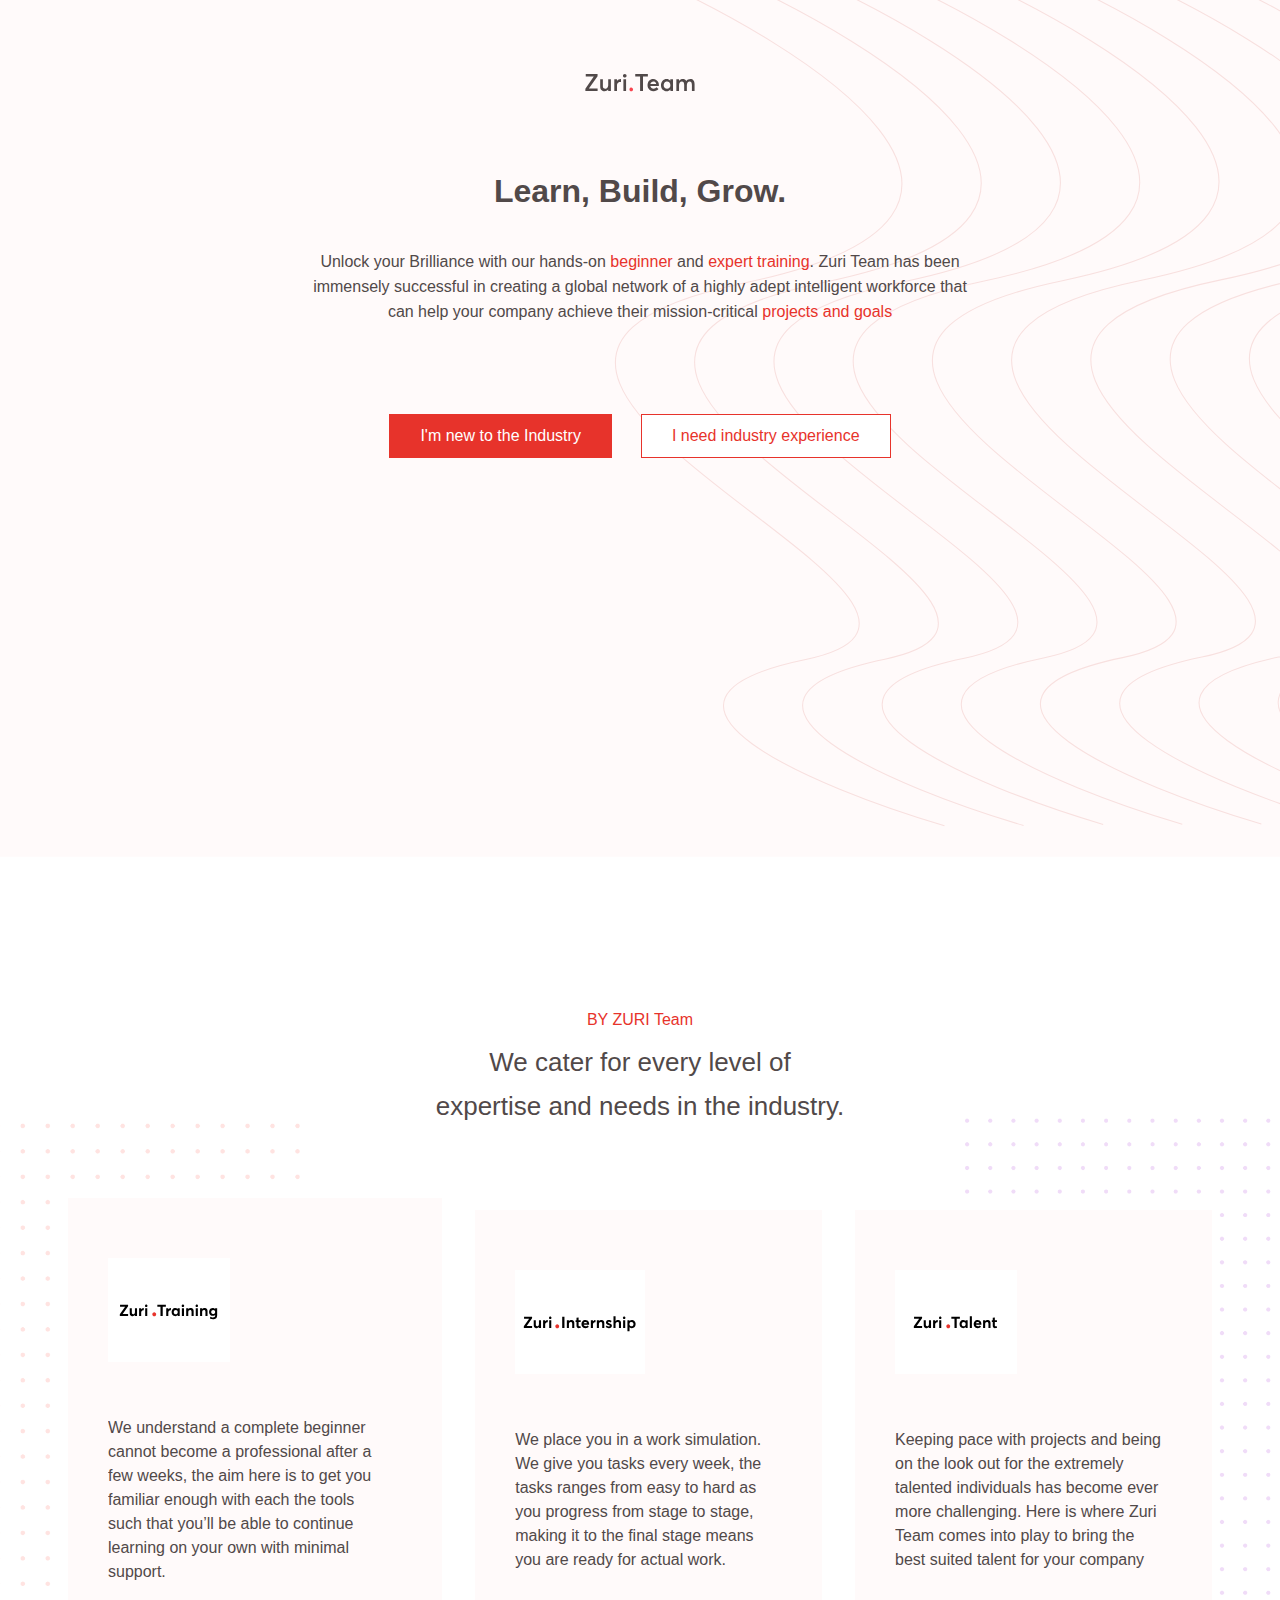
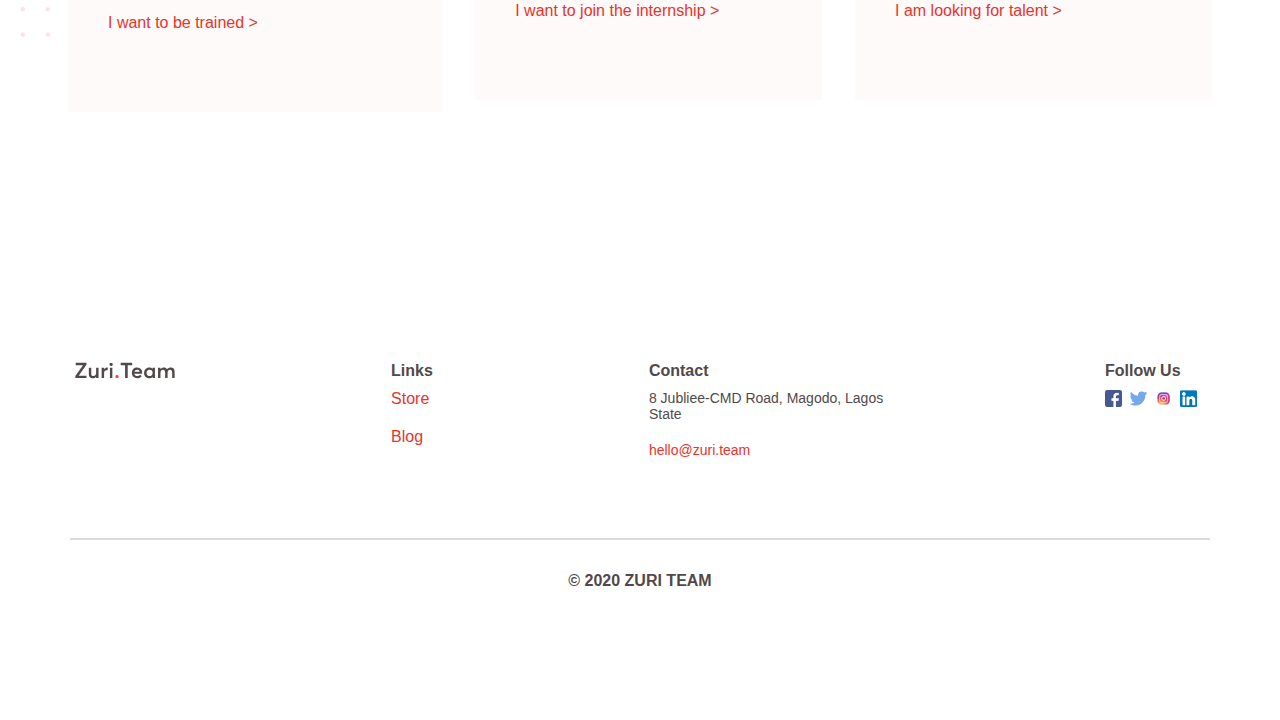
<file: index.html>
<!DOCTYPE html>
<html lang="en">

<head>
    <meta charset="UTF-8">
    <meta http-equiv="X-UA-Compatible" content="IE=edge">
    <meta name="viewport" content="width=device-width, initial-scale=1.0">
    <link rel="icon" type="image/png" sizes="32x32" href="./Zuri/images/favi-icon.png">
    <title>Zuri | team</title>
    <link rel="stylesheet" href="./Zuri/style.css">
</head>

<body>

    <!-- main state start -->
    <main>

        <!-- main-container state start -->
        <div class="main-container">

            <!-- logo-image state start -->
            <div id="logo-image">
                <img src="./Zuri/images/zuri-logo-full.svg" alt="" width="110">
            </div>
            <!-- logo-image state end -->

            <!-- text-container state start -->
            <div id="text-container">
                <h1>Learn, Build, Grow.</h1>
                <p>Unlock your Brilliance with our hands-on <span> beginner </span> and <span>expert training</span>.
                    Zuri Team has been immensely
                    successful in creating a global network of a highly adept intelligent workforce that can help your
                    company achieve their mission-critical <span>projects and goals</span>
                </p>

                <!-- links state start -->
                <div id="links">
                    <a href="./Training/training.html" id="training">I'm new to the Industry</a>
                    <a href="./Talent/talent.html" id="talent">I need industry experience</a>
                </div>
                <!-- links state start -->

            </div>
            <!-- text-container state end -->

        </div>
        <!-- main-container state end -->

        <!-- programs-container state start -->
        <div class="programs-container">

            <!-- text-container state start -->
            <div id="program-text-container">
                <h3>BY ZURI Team</h3>
                <p>We cater for every level of <br> expertise and needs in the industry.</p>
            </div>
            <!-- text-container state end -->

            <!-- programs-card state start -->
            <div id="programs-card">

                <!-- training card state start -->
                <div class="card">
                    <div id="training-bg">
                        <img src="./Zuri/images/left_bvmv7q.png" alt="" width="420">
                    </div>
                    <div id="training-card">
                        <img src="./Zuri/images/zuri-training-img.svg" alt="">
                        <p>We understand a complete beginner cannot become a professional after a few weeks, the aim
                            here is to get you familiar enough with each the tools such that you’ll be able to continue
                            learning on your own with minimal support.</p>
                        <a href="">I want to be trained > </a>
                    </div>
                </div>
                <!-- training card state end -->

                <!-- internship card state start -->
                <div class="card">
                    <div id="internship-card">
                        <img src="./Zuri/images/zuri-internship-img.svg" alt="">
                        <p>We place you in a work simulation. We give you tasks every week, the tasks ranges from easy
                            to hard as you progress from stage to stage, making it to the final stage means you are
                            ready for actual work.</p>
                        <a href=""> I want to join the internship > </a>
                    </div>
                </div>
                <!-- internship card state end -->

                <!-- talent card state start -->
                <div class="card">
                    <div id="talent-bg">
                        <img src="./Zuri/images/right_yz6hn3.png" alt="" width="390">
                    </div>
                    <div id="talent-card">
                        <img src="./Zuri/images/zuri-talent-img.svg" alt="">
                        <p>Keeping pace with projects and being on the look out for the extremely talented individuals
                            has become ever more challenging. Here is where Zuri Team comes into play to bring the best
                            suited talent for your company</p>
                        <a href="">I am looking for talent ></a>
                    </div>
                </div>
                <!-- talent card state start -->

            </div>
            <!-- programs-card state end -->

        </div>
        <!-- programs-container state end -->

    </main>
    <!-- main state end -->

    <!-- footer state start -->
    <footer>

        <!-- contact-info state start -->
        <div id="contact-info">

            <div class="contact-links">
                <img src="./Zuri/images/zuri-logo-full.svg" id="footer-logo" alt="" width="100">
            </div>

            <div class="contact-links" id="store-blog">
                <h3>Links</h3>
                <a href="">Store</a>
                <a href="" class="link-position"> Blog</a>
            </div>

            <div class="contact-links">
                <h3>Contact</h3>
                <p>8 Jubliee-CMD Road, Magodo, Lagos State</p>
                <a href="" class="link-position" id="email-link">hello@zuri.team</a>
            </div>

            <div class="contact-links" id="follow-us">
                <h3>Follow Us</h3>
                <div id="social-links">
                    <img src="./Zuri/images/fb.png" alt="" width="25">
                    <img src="./Zuri/images/twitter.png" alt="" width="25">
                    <img src="./Zuri/images/IG.png" alt="" width="25">
                    <img src="./Zuri/images/in.png" alt="" width="25">
                </div>
            </div>
        </div>
        <!-- contact-info state end -->

        <div id="empty-div"></div>

        <!-- copyright state start -->
        <div id="copyright">
            <h3>© 2020 ZURI TEAM</h3>
        </div>
        <!-- copyright state end -->

    </footer>
    <!-- footer state end -->
</body>

</html>
</file>
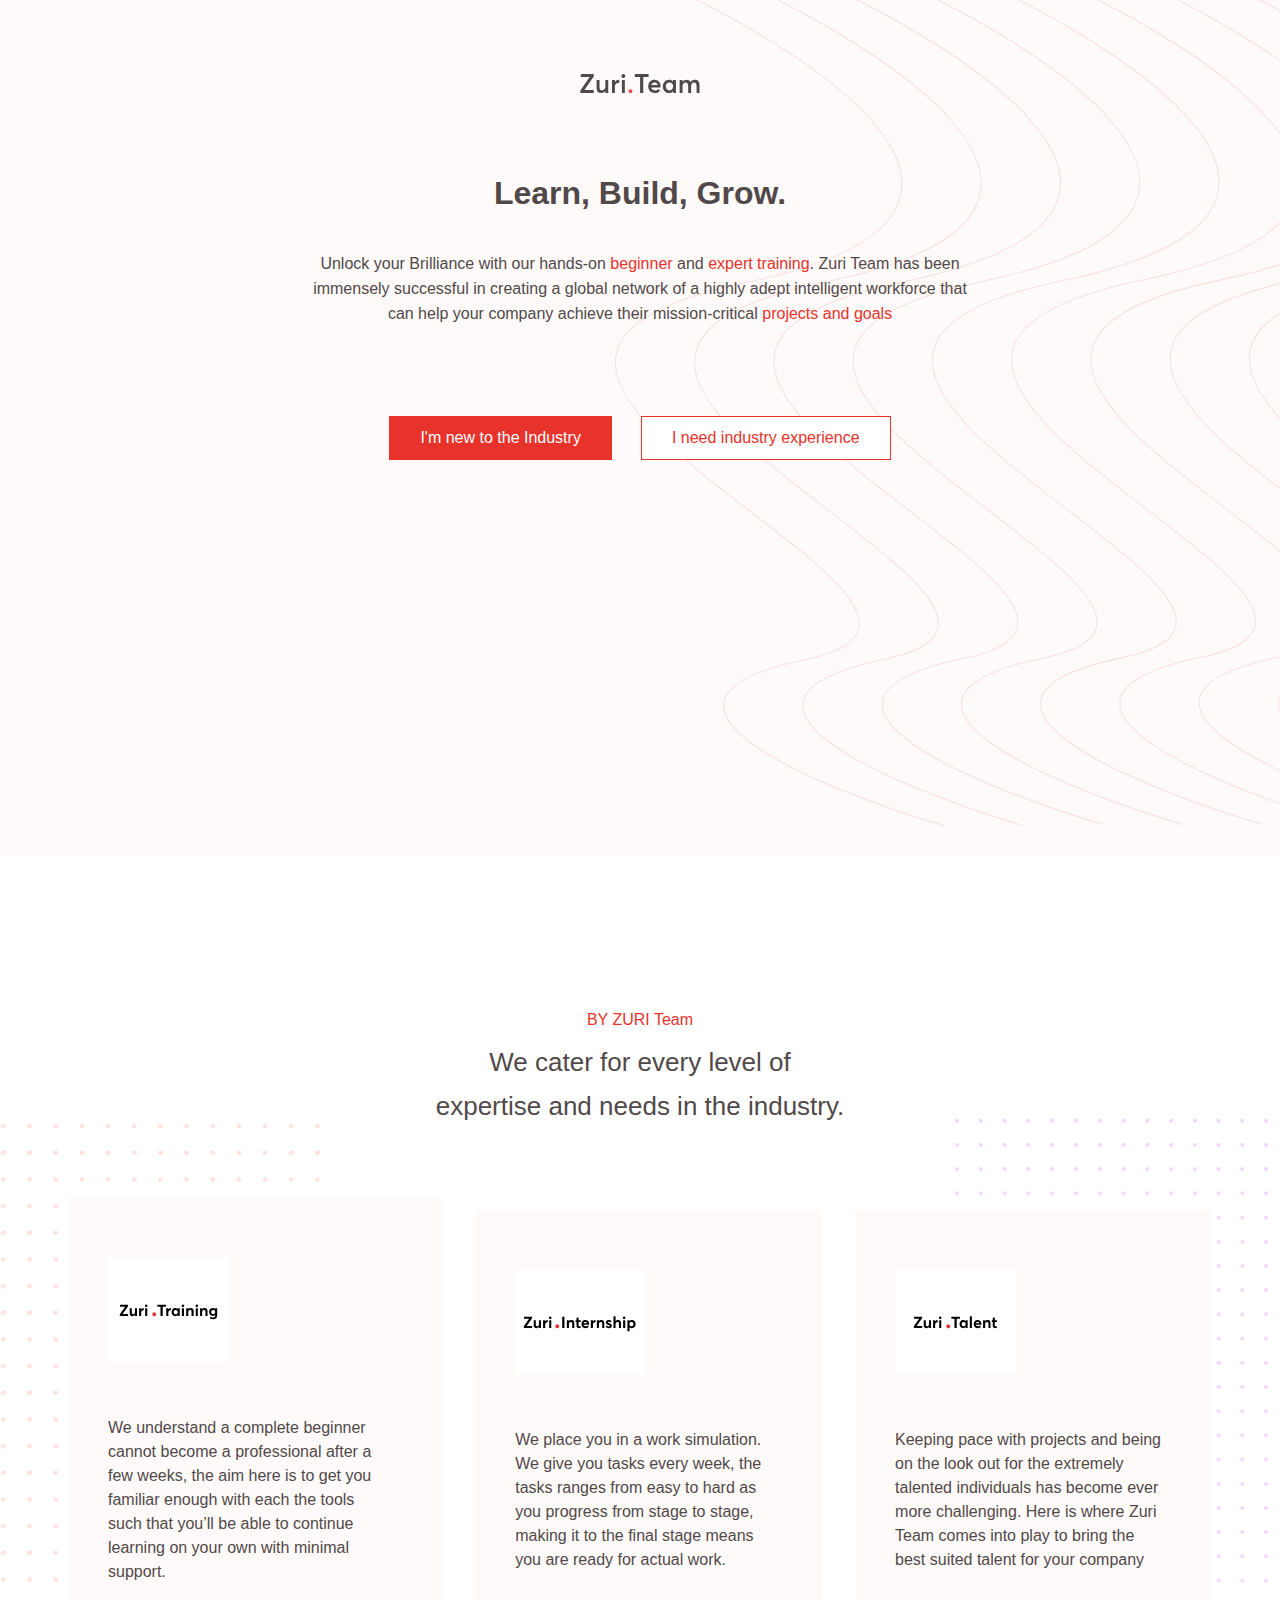
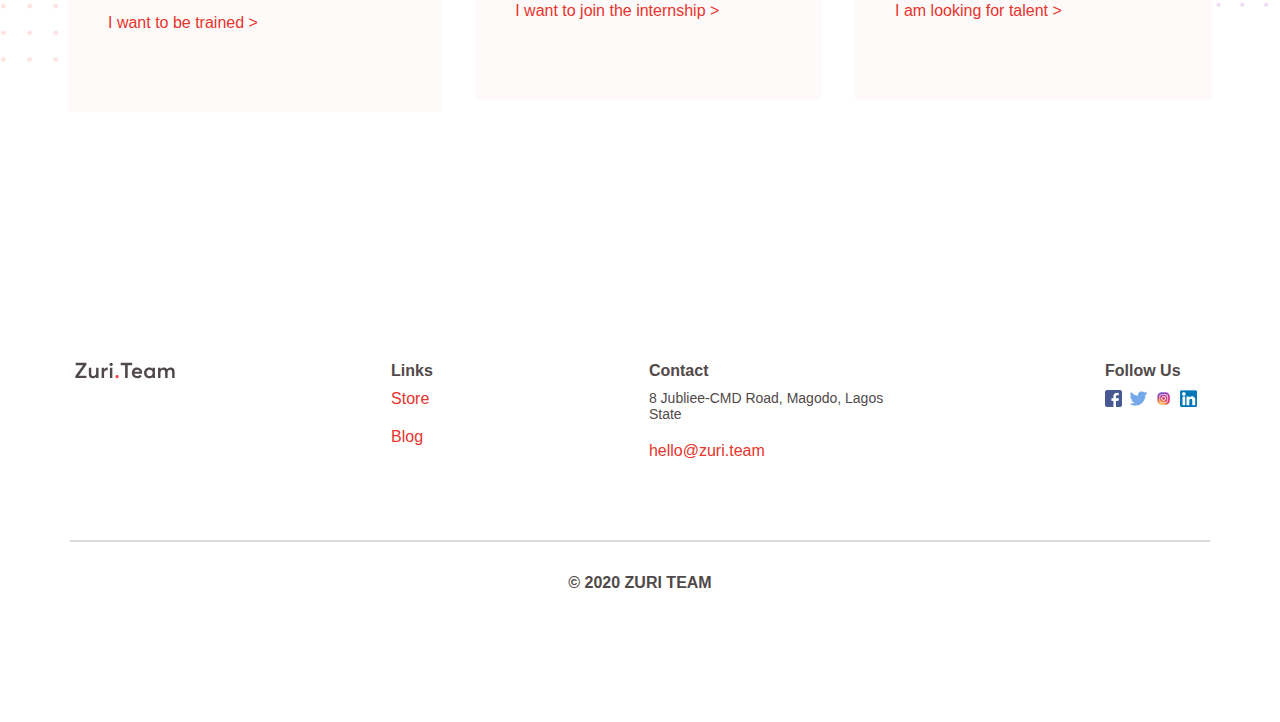
<file: Zuri/index.html>
<!DOCTYPE html>
<html lang="en">

<head>
    <meta charset="UTF-8">
    <meta http-equiv="X-UA-Compatible" content="IE=edge">
    <meta name="viewport" content="width=device-width, initial-scale=1.0">
    <link rel="icon" type="image/png" sizes="32x32" href="./images/favi-icon.png">
    <title>Zuri | team</title>
    <link rel="stylesheet" href="style.css">
</head>

<body>

    <!-- main state start -->
    <main>

        <!-- main-container state start -->
        <div class="main-container">

            <!-- logo-image state start -->
            <div id="logo-image">
                <img src="./images/zuri-logo-full.svg" alt="" width="120">
            </div>
            <!-- logo-image state end -->

            <!-- text-container state start -->
            <div id="text-container">
                <h1>Learn, Build, Grow.</h1>
                <p>Unlock your Brilliance with our hands-on <span> beginner </span> and <span>expert training</span>.
                    Zuri Team has been immensely
                    successful in creating a global network of a highly adept intelligent workforce that can help your
                    company achieve their mission-critical <span>projects and goals</span>
                </p>

                <!-- links state start -->
                <div id="links">
                    <a href="../Training/training.html" id="training">I'm new to the Industry</a>
                    <a href="../Talent/talent.html" id="talent">I need industry experience</a>
                </div>
                <!-- links state start -->

            </div>
            <!-- text-container state end -->

        </div>
        <!-- main-container state end -->

        <!-- programs-container state start -->
        <div class="programs-container">

            <!-- text-container state start -->
            <div id="program-text-container">
                <h3>BY ZURI Team</h3>
                <p>We cater for every level of <br> expertise and needs in the industry.</p>
            </div>
            <!-- text-container state end -->

            <!-- programs-card state start -->
            <div id="programs-card">

                <!-- training card state start -->
                <div class="card">
                    <div id="training-bg">
                        <img src="./images/left_bvmv7q.png" alt="" width="440">
                    </div>
                    <div id="training-card">
                        <img src="./images/zuri-training-img.svg" alt="">
                        <p>We understand a complete beginner cannot become a professional after a few weeks, the aim
                            here is to get you familiar enough with each the tools such that you’ll be able to continue
                            learning on your own with minimal support.</p>
                        <a href="">I want to be trained > </a>
                    </div>
                </div>
                <!-- training card state end -->

                <!-- internship card state start -->
                <div class="card">
                    <div id="internship-card">
                        <img src="./images/zuri-internship-img.svg" alt="">
                        <p>We place you in a work simulation. We give you tasks every week, the tasks ranges from easy
                            to hard as you progress from stage to stage, making it to the final stage means you are
                            ready for actual work.</p>
                        <a href=""> I want to join the internship > </a>
                    </div>
                </div>
                <!-- internship card state end -->

                <!-- talent card state start -->
                <div class="card">
                    <div id="talent-bg">
                        <img src="./images/right_yz6hn3.png" alt="" width="400">
                    </div>
                    <div id="talent-card">
                        <img src="./images/zuri-talent-img.svg" alt="">
                        <p>Keeping pace with projects and being on the look out for the extremely talented individuals
                            has become ever more challenging. Here is where Zuri Team comes into play to bring the best
                            suited talent for your company</p>
                        <a href="">I am looking for talent ></a>
                    </div>
                </div>
                <!-- talent card state start -->

            </div>
            <!-- programs-card state end -->

        </div>
        <!-- programs-container state end -->

    </main>
    <!-- main state end -->

    <!-- footer state start -->
    <footer>

        <!-- contact-info state start -->
        <div id="contact-info">

            <div class="contact-links">
                <img src="./images/zuri-logo-full.svg" alt="" width="100">
            </div>

            <div class="contact-links" id="store-blog">
                <h3>Links</h3>
                <a href="">Store</a>
                <a href="" class="link-position"> Blog</a>
            </div>

            <div class="contact-links">
                <h3>Contact</h3>
                <p>8 Jubliee-CMD Road, Magodo, Lagos State</p>
                <a href="" class="link-position">hello@zuri.team</a>
            </div>

            <div class="contact-links" id="follow-us">
                <h3>Follow Us</h3>
                <div id="social-links">
                    <img src="./images/fb.png" alt="" width="25">
                    <img src="./images/twitter.png" alt="" width="25">
                    <img src="./images/IG.png" alt="" width="25">
                    <img src="./images/in.png" alt="" width="25">
                </div>
            </div>
        </div>
        <!-- contact-info state end -->

        <div id="empty-div"></div>

        <!-- copyright state start -->
        <div id="copyright">
            <h3>© 2020 ZURI TEAM</h3>
        </div>
        <!-- copyright state end -->

    </footer>
    <!-- footer state end -->
</body>

</html>
</file>
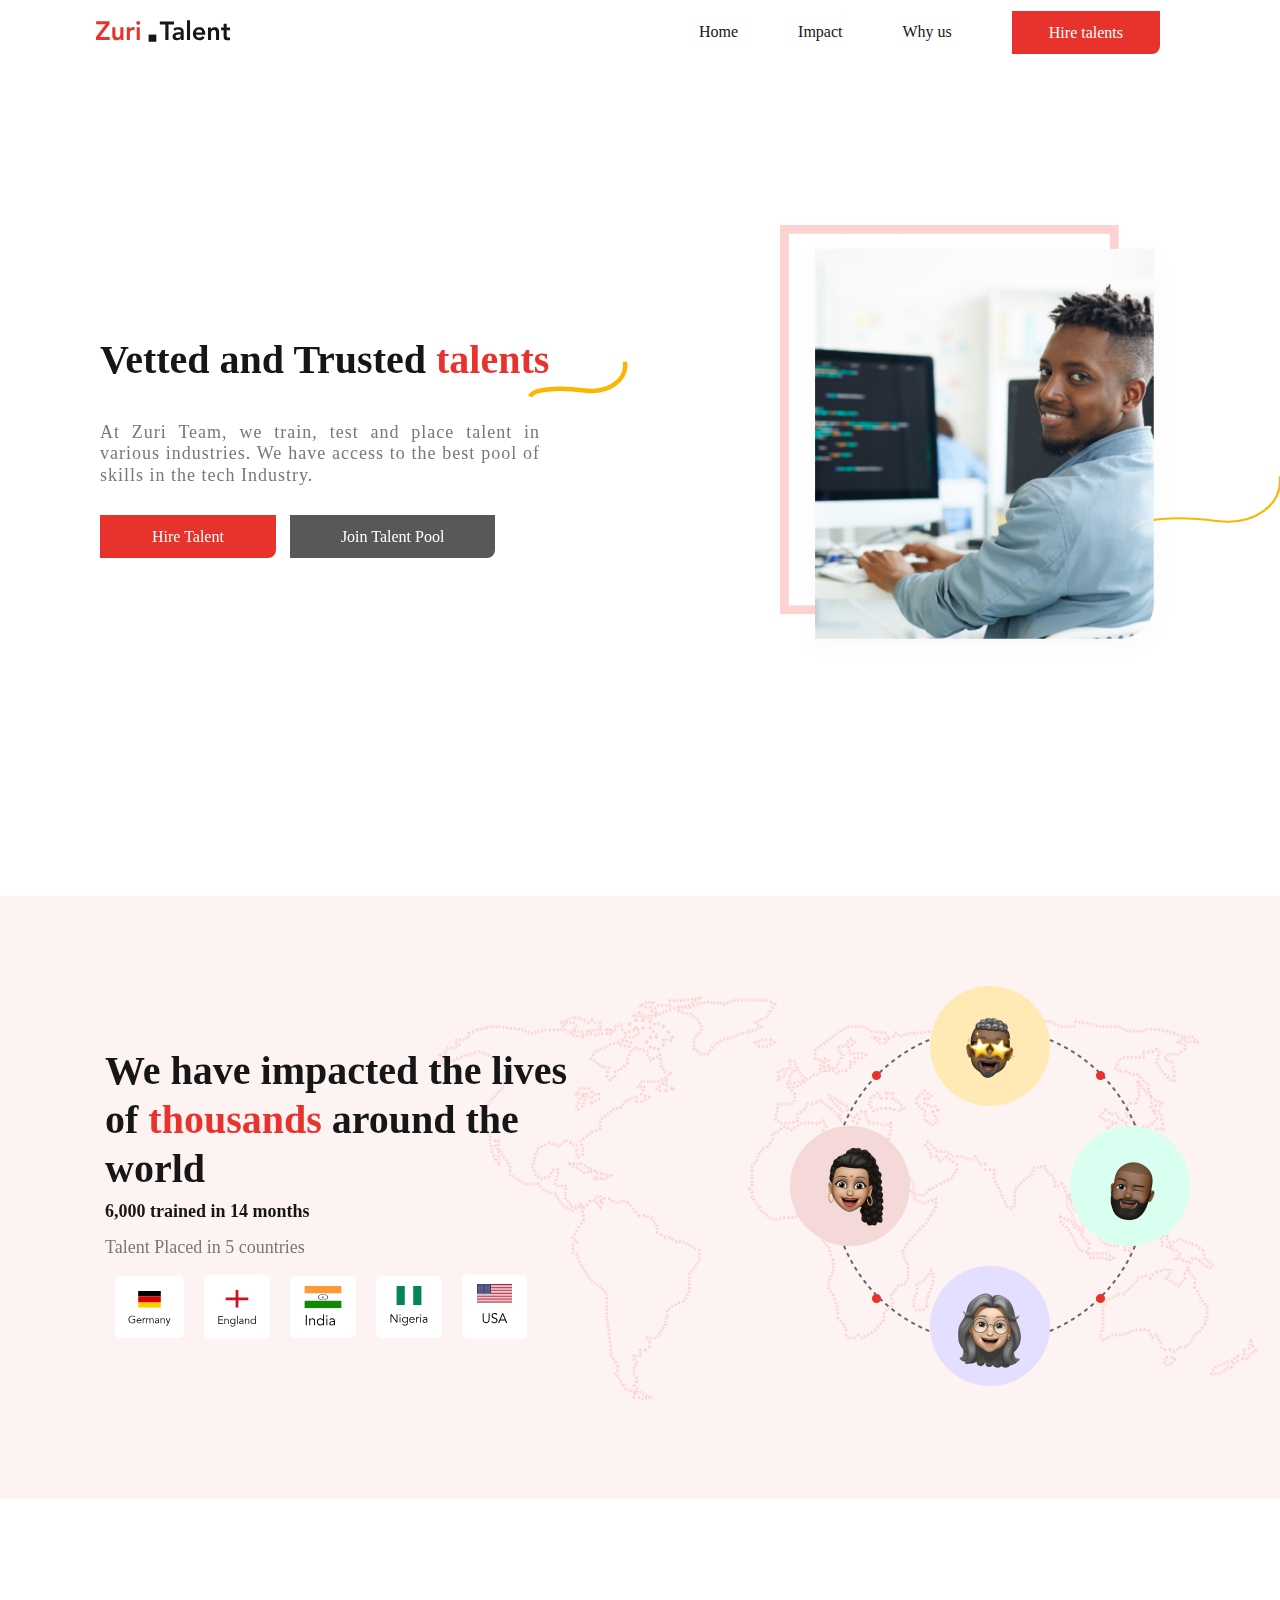
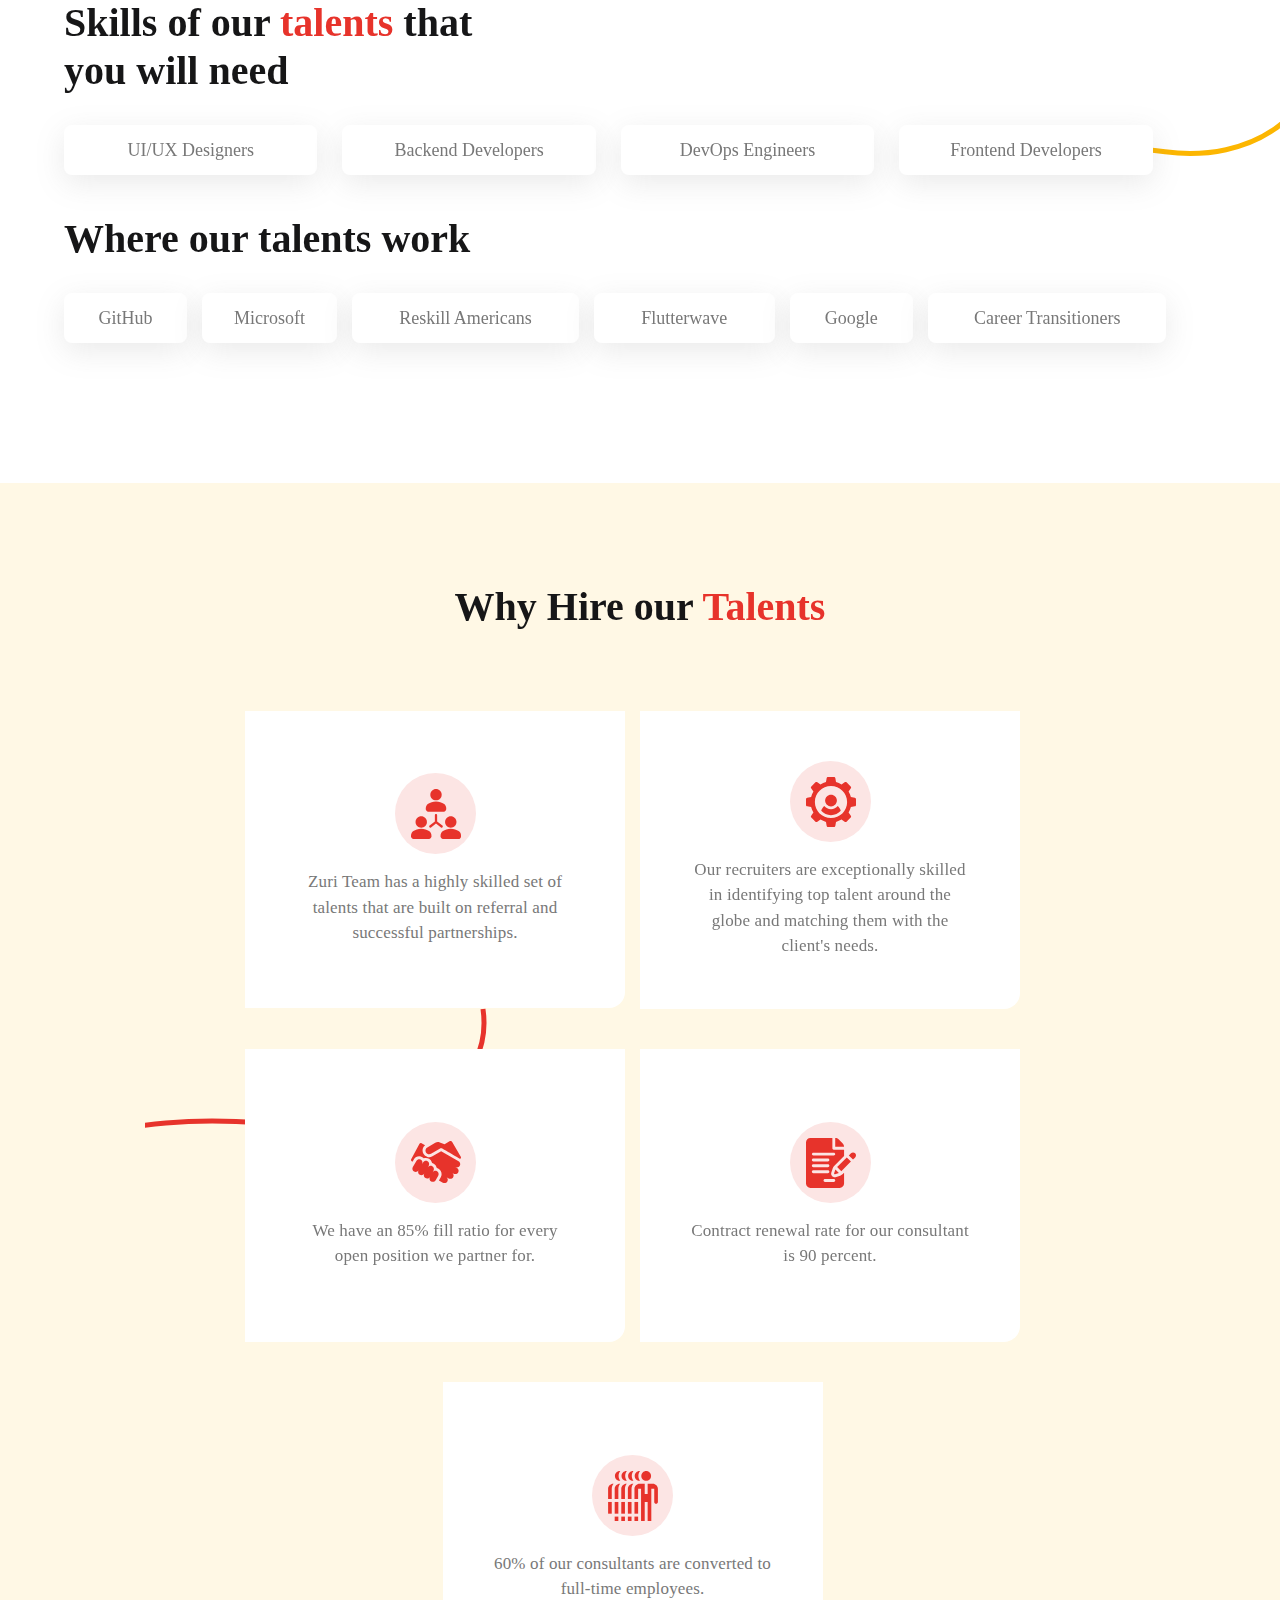
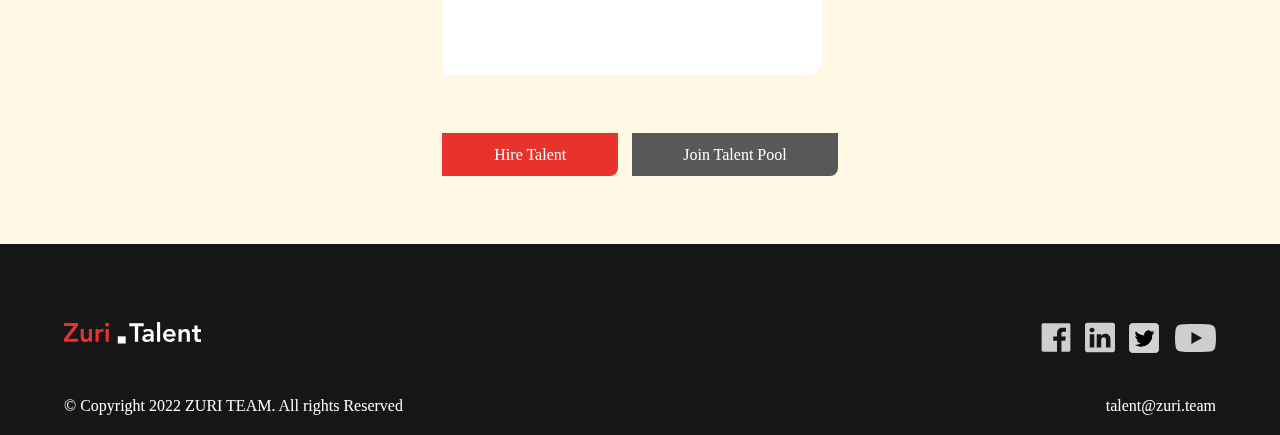
<file: Talent/talent.html>
<!DOCTYPE html>
<html lang="en">
<head>
    <meta charset="UTF-8">
    <meta http-equiv="X-UA-Compatible" content="IE=edge">
    <meta name="viewport" content="width=device-width, initial-scale=1.0">
    <link rel="icon" type="image/png" sizes="32x32" href="./images/favi-icon.png">
    <title>Zuri | talent</title>
    <link rel="stylesheet" href="style.css">
</head>
<body>
    
    <!-- header state start -->
    <header>
        <!-- nav state start -->
        <nav>
            <!-- logo state start -->
            <div id="logo">
                <a href=""><img src="./images/logo2.svg" alt="" width="134"></a>
            </div>
            <!-- logo state end -->

            <!-- nav-links state start -->
            <div id="nav-links">

                    <ul>
                        <li><a href="" id="home-link">Home</a></li>
                        <li><a href="" id="impact-link">Impact</a></li>
                        <li><a href="" id="why-link">Why us</a></li>
                        <li><a href="" id="hire-link">Hire talents</a></li>
                    </ul>

            </div>
            <!-- nav-links state end -->

        </nav>
        <!-- nav state start -->
    </header>
    <!-- header state end -->


    <!-- main state start -->
    <main>

        <div class="main-container">
            <div id="home">
                <div id="hero-content">
                    <p>Vetted and Trusted <span>talents</span></p>
                    <div class="line1">
                        <img src="./images/thick2.svg" alt="" width="100">
                    </div>
                    <p> At Zuri Team, we train, test and place talent in various industries. We have access to the best pool of skills in the tech Industry.</p>
                    <div class="btn" >
                        <a href="" class="hire-link">Hire Talent</a>
                        <a href="" class="talent-link">Join Talent Pool</a>
                    </div>
                </div>
                <div id="hero-image">
                    <img src="./images/section1.png" alt="" class="hero-img"  width="400">
                    <div class="line2">
                        <img src="./images/line1.svg" alt="" class="line-img" width="150">
                    </div>
                </div>
                
            </div>

            <div id="Impact">
                <div class="section1">
                    <div id="section1-content">
                        <p>We have impacted the lives of <span> thousands</span> around the world</p>
                        <p>6,000 trained in 14 months</p>
                        <p>Talent Placed in 5 countries</p>
    
                        <div id="country-details">
                           <div class="country-image" id="ger-image">
                                <img src="./images/GER.svg" alt="" width="43">
                           </div>
                           <div class="country-image" id="eng-image">
                                <img src="./images/ENG.svg" alt="" width="40">
                           </div>
                            <div class="country-image" id="ind-image">
                                <img src="./images/ind.svg" alt="" width="38">
                            </div>
                            <div class="country-image" id="nig-image">
                                <img src="./images/NIG.svg" alt="" width="40">
                            </div>
                            <div class="country-image" id="usa-image">
                                <img src="./images/ussa.svg" alt="" width="35">
                            </div>
    
                        </div>
                    </div>
                    <div id="section1-image">
                        <img src="./images/section2.png" alt="" width="400">
                    </div>
                </div>

                <div class="section2">
                    <div class="skills-header">
                        <p>Skills of our <span>talents</span> that you will need</p>
                    </div>

                    <div id="skills-container">
                        <div class="skill-tags">
                            <div class="skill-tag">
                                <p>UI/UX Designers</p>
                            </div>
                            <div class="skill-tag">
                                <p>Backend Developers</p>
                            </div>
                            <div class="skill-tag">
                                <p>DevOps Engineers</p>
                            </div>
                            <div class="skill-tag">
                                <p>Frontend Developers</p>
                            </div>
                        </div>
                        <div class="skill-line">
                            <img src="./images/line1.svg" alt="">
                        <iv>
                    </div>

                    
                    <div class="skills-header">
                        <p>Where our talents work</p>
                    </div>

                    <div class="skill-tags">
                        <div id="talent0" class="talent">
                            <p>GitHub</p>
                        </div>
                        <div id="talent1" class="talent">
                            <p>Microsoft</p>
                        </div>
                        <div id="talent2" class="talent">
                            <p>Reskill Americans</p>
                        </div>
                        <div id="talent3" class="talent">
                            <p>Flutterwave</p>
                        </div>
                        <div id="talent4" class="talent">
                            <p>Google</p>
                        </div>
                        <div id="talent5" class="talent">
                            <p>Career Transitioners</p>
                        </div>
                    </div>
                </div>
            </div>

            <div id="whyUs">
                <div class="section3">
                    <p id="section3-header">Why Hire our <span>Talents</span></p>

                    <div class="section3-card">
                        <div class="card" id="first">
                            <div class="card-content" id="first-card"  >
                                <img src="./images/people.svg" alt="">
                                <p>Zuri Team has a highly skilled set of talents that are built on referral and successful partnerships.</p>
                            </div>
                            <div class="card-rope">
                                <img src="./images/rope.svg" alt="">
                            </div>
                        </div>
                        <div class="card">
                            <div class="card-content"  id="second-card">
                                <img src="./images/mech.svg" alt="">
                                <p>Our recruiters are exceptionally skilled in identifying top talent around the globe and matching them with the client's needs.</p>
                            </div>
                        </div>
                        <div class="card" >
                            <div class="card-content" id="third-card">
                                <img src="./images/hand.svg" alt="">
                                <p>We have an 85% fill ratio for every open position we partner for.</p>
                            </div>
                        </div>
                        <div class="card" >
                            <div class="card-content" id="fourth-card">
                                <img src="./images/write.svg" alt="" >
                                <p>Contract renewal rate for our consultant is 90 percent.</p>
                            </div>
                        </div>
                        <div class="card" id="fifth">
                            <div class="card-content" id="fifth-card">
                                <img src="./images/many.svg" alt="">
                                <p>60% of our consultants are converted to full-time employees.</p>
                            </div>
                        </div>
                    </div>

                    <div class="btn" >
                        <a href="" class="hire-link">Hire Talent</a>
                        <a href="" class="talent-link">Join Talent Pool</a>
                    </div>
                </div>
            </div>

        </div>

    </main>
    <!-- main state end -->

      <!-- footer state start -->
    <footer>
        <div class="footer-links">
            <div class="logo-links">
                <div id="logo">
                    <img src="./images/logo.svg" alt="" width="100%">
                </div>
                <div id="social-links">
                    <a href=""> <img src="./images/facebook.svg" alt="" width="30" ></a>
                    <a href=""><img src="./images/linkd.svg" alt="" width="30"></a>
                    <a href=""> <img src="./images/twit.png" alt="" width="30"></a>
                    <a href="" id="youtube-link"><img src="./images/youtube.svg" alt="" width="43"></a>
                </div>
            </div>
            <div class="copyright">
                <p>© Copyright 2022 ZURI TEAM. All rights Reserved</p>
                <a href="">talent@zuri.team</a>
            </div>
        </div>

    </footer>
    <!-- footer state start -->

</body>
</html>
</file>
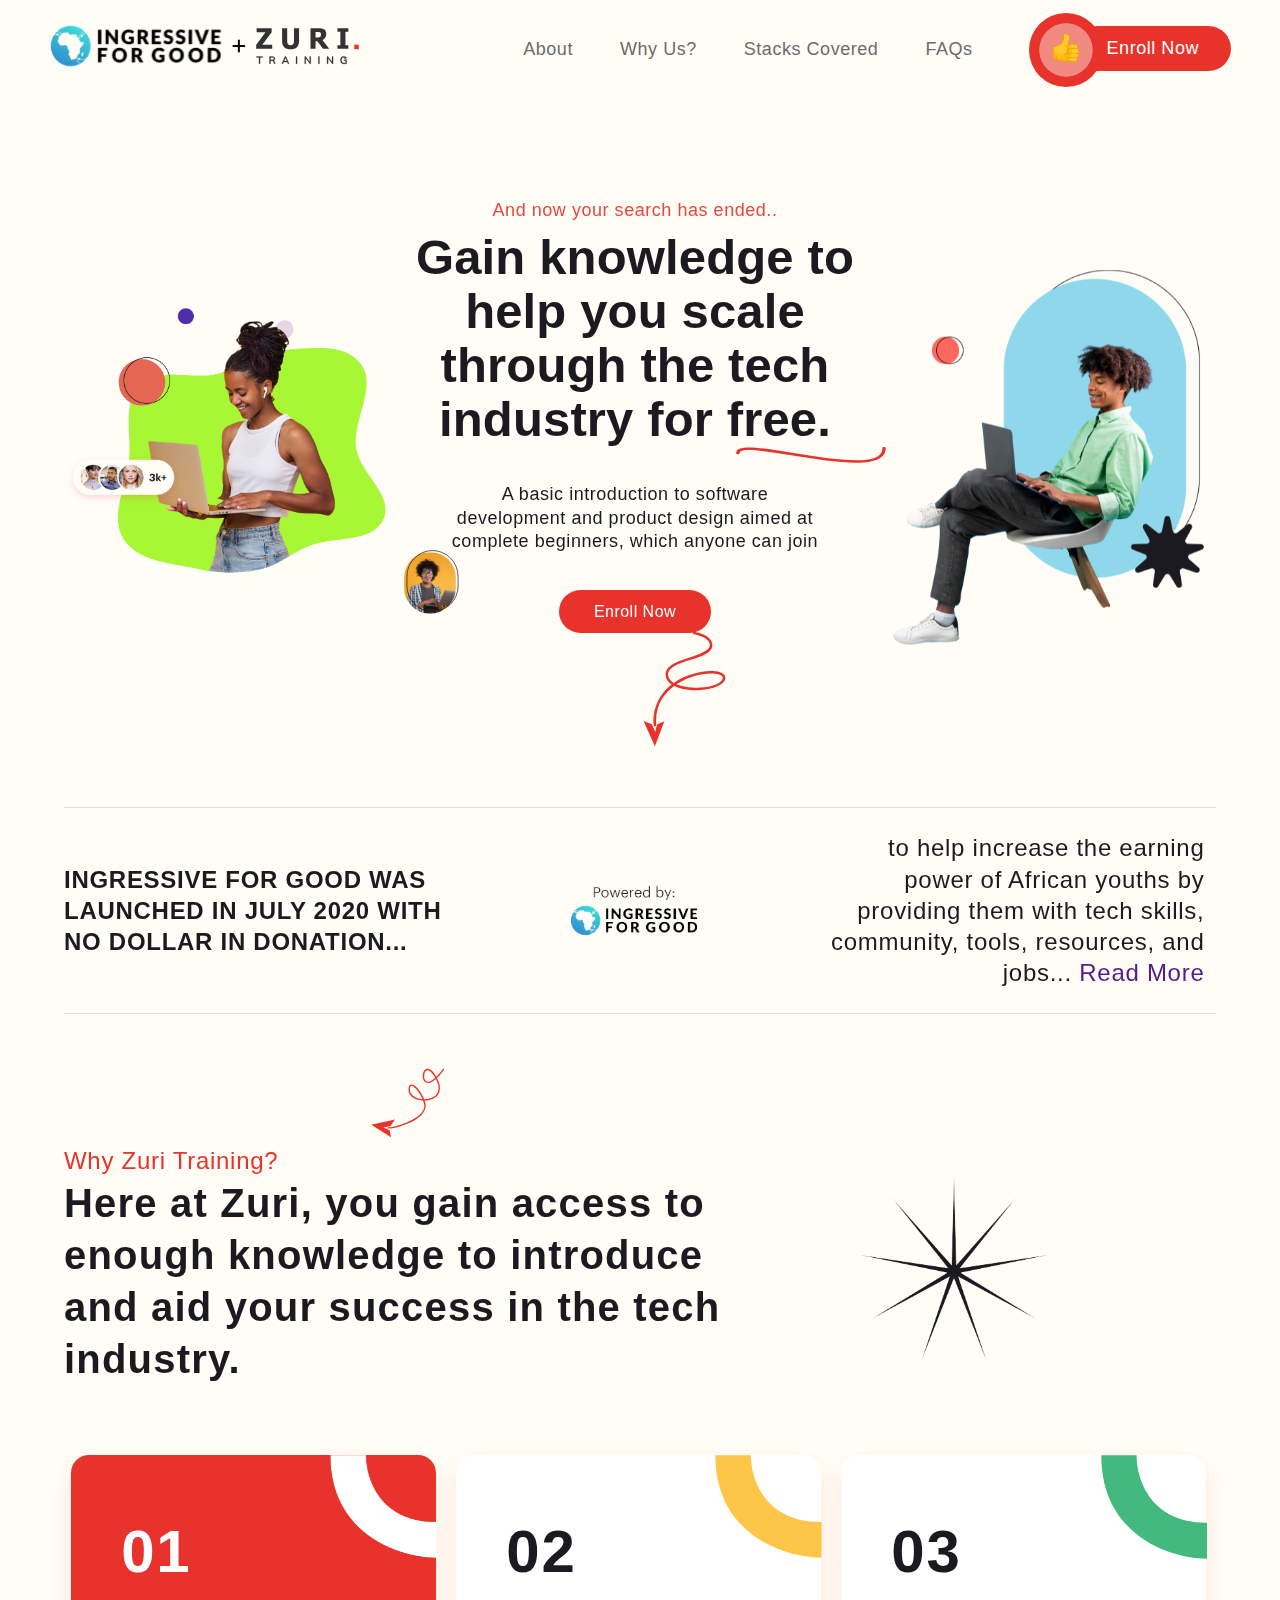
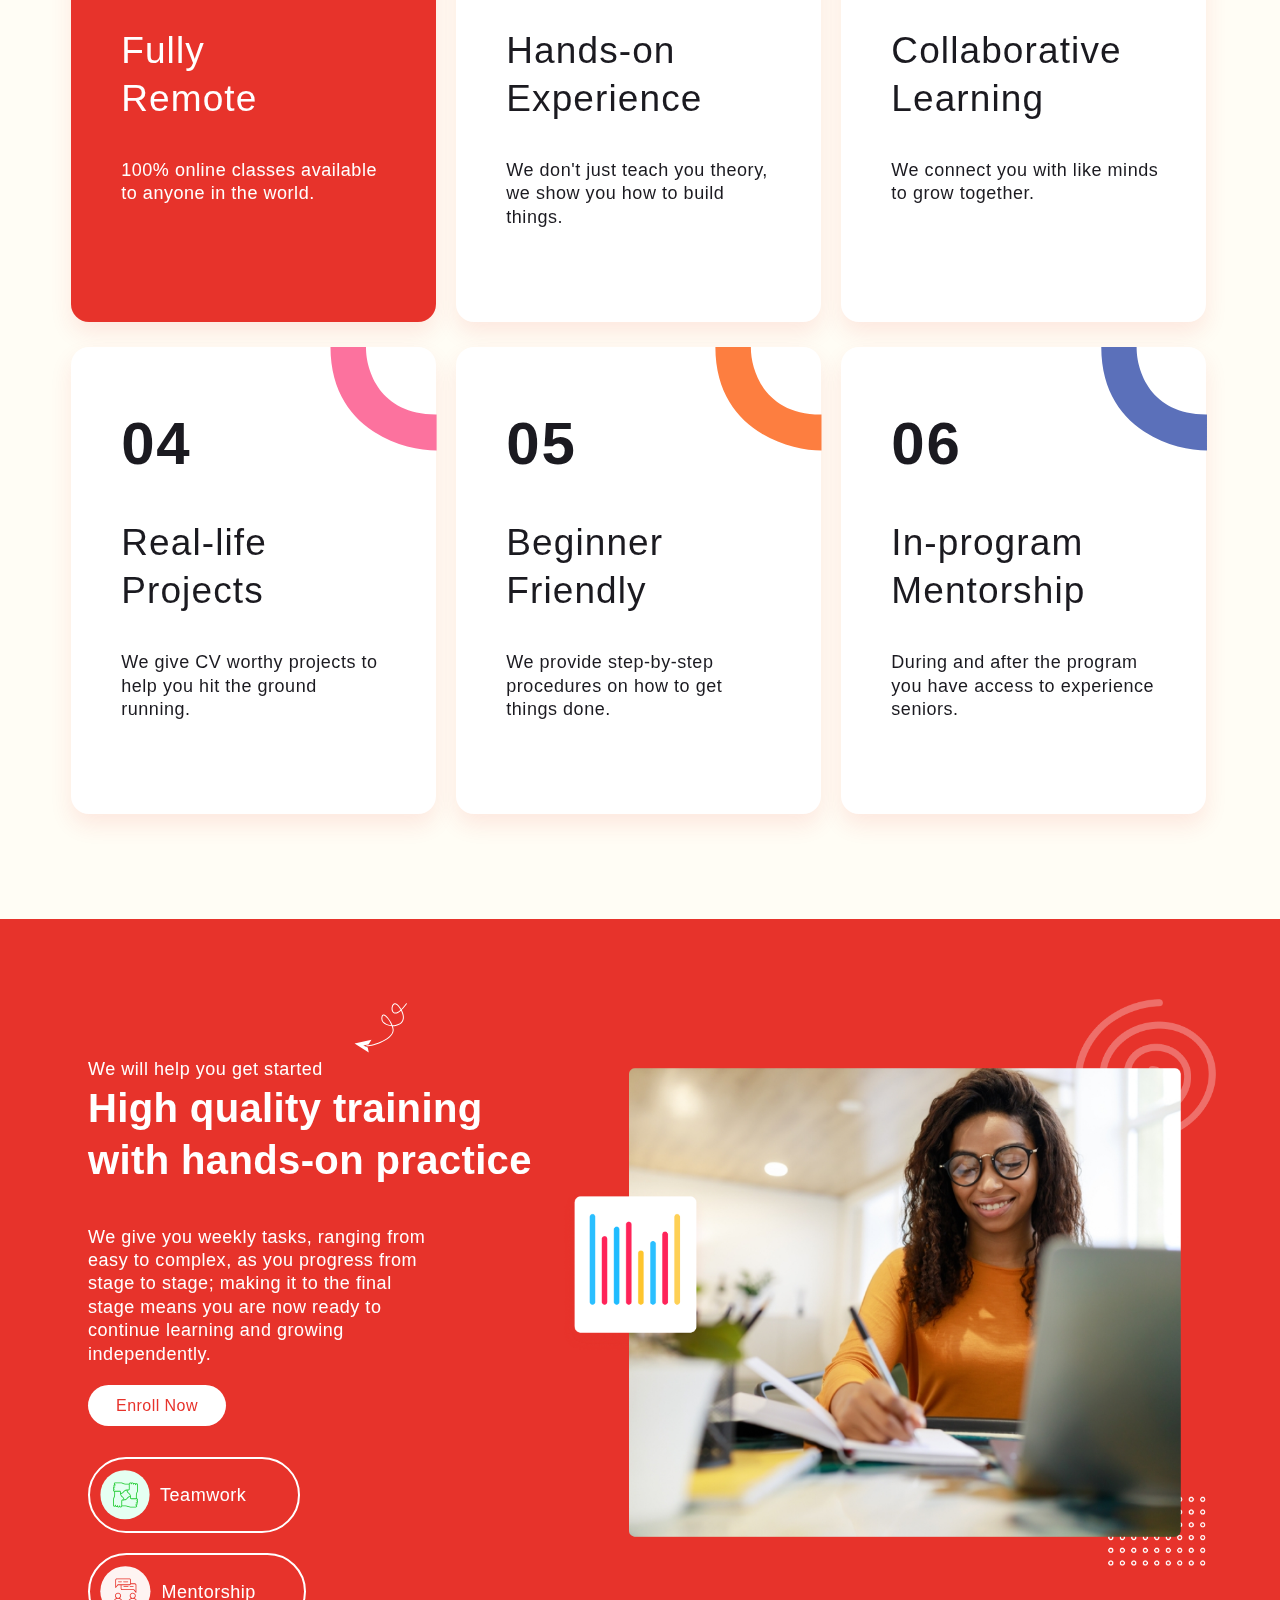
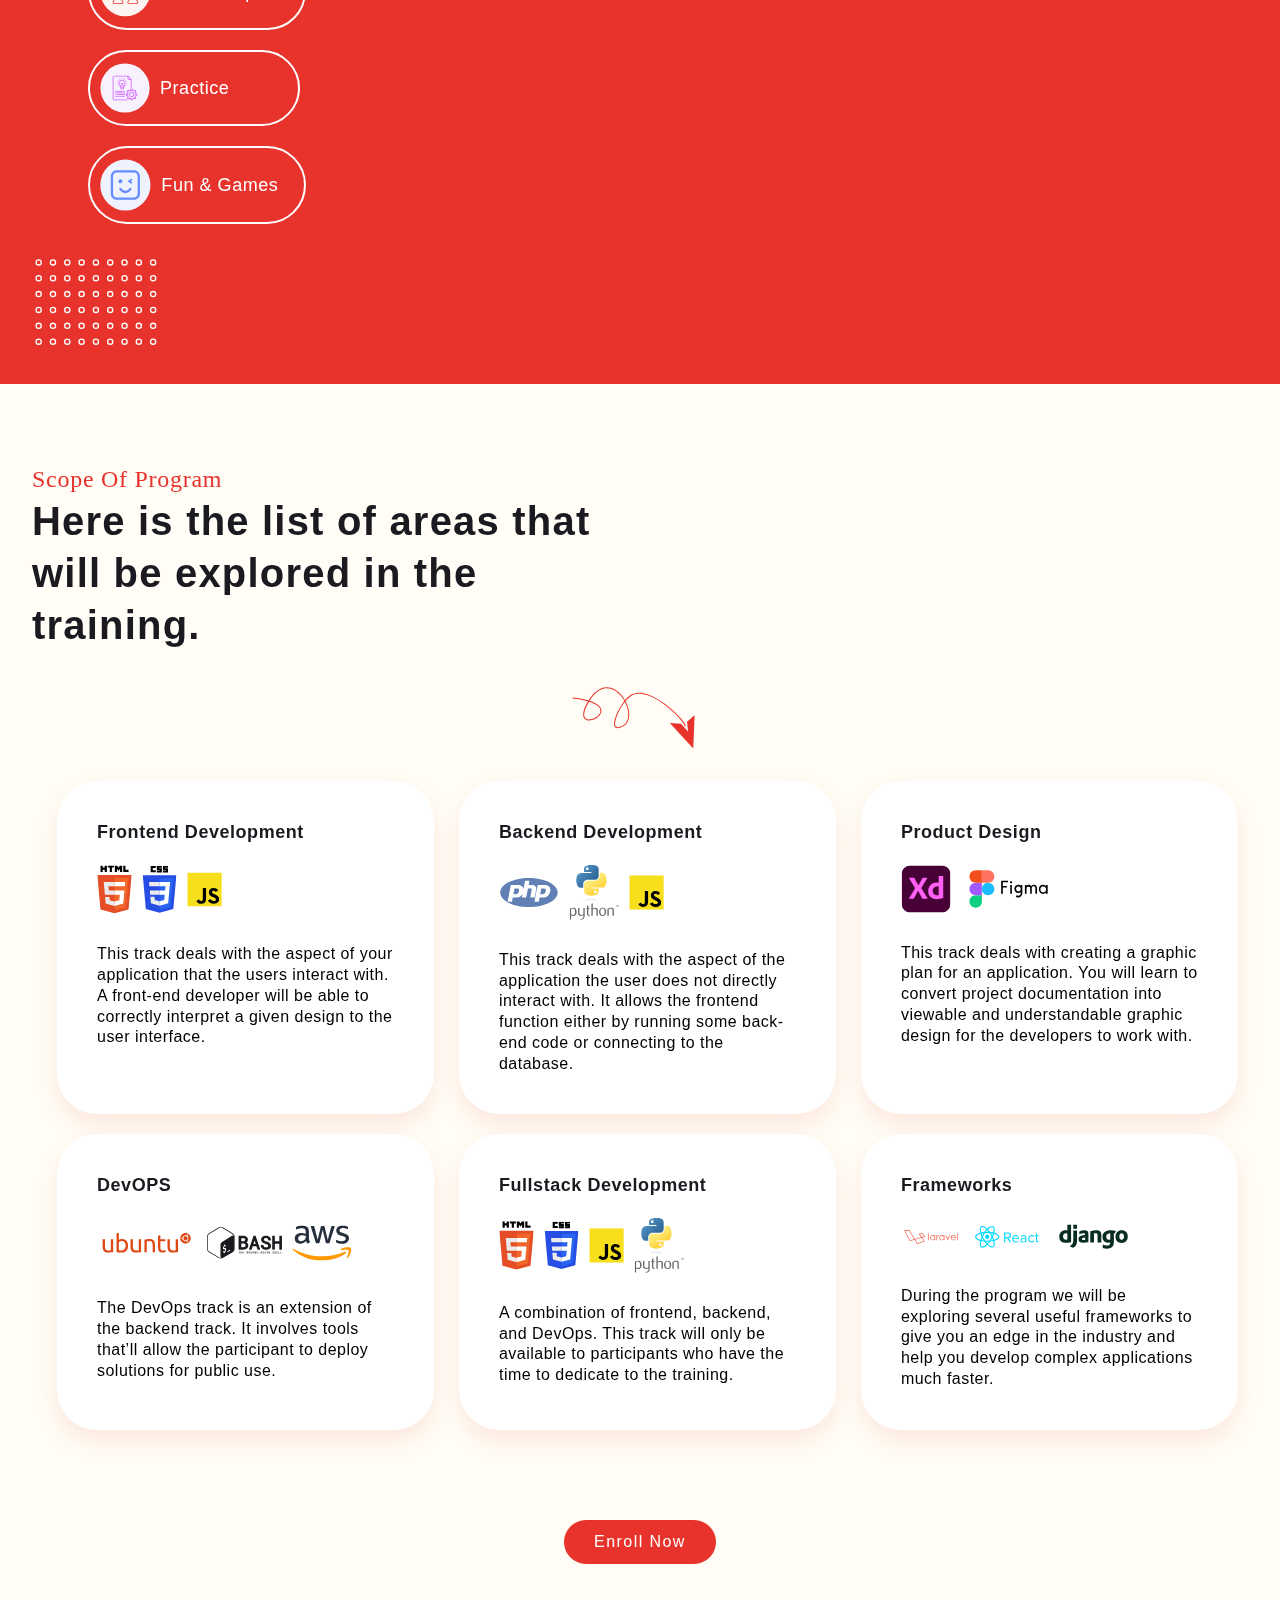
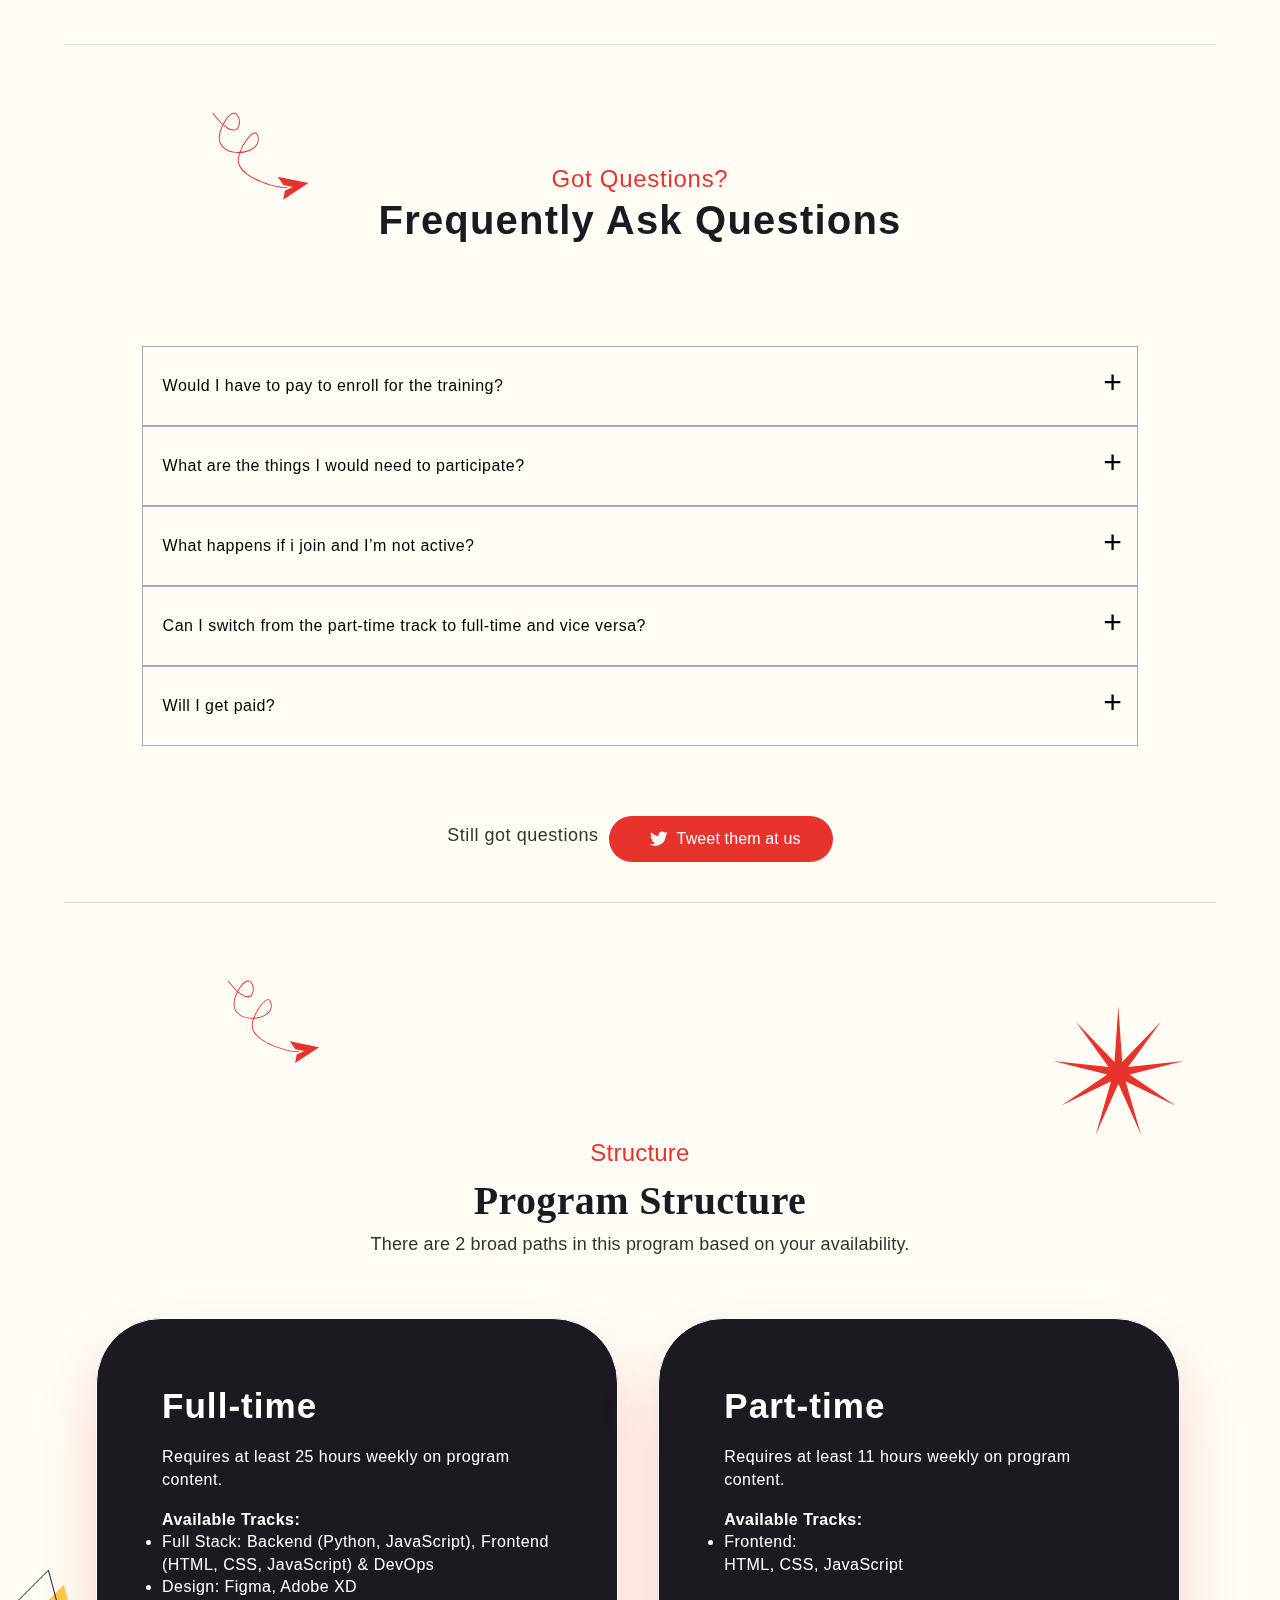
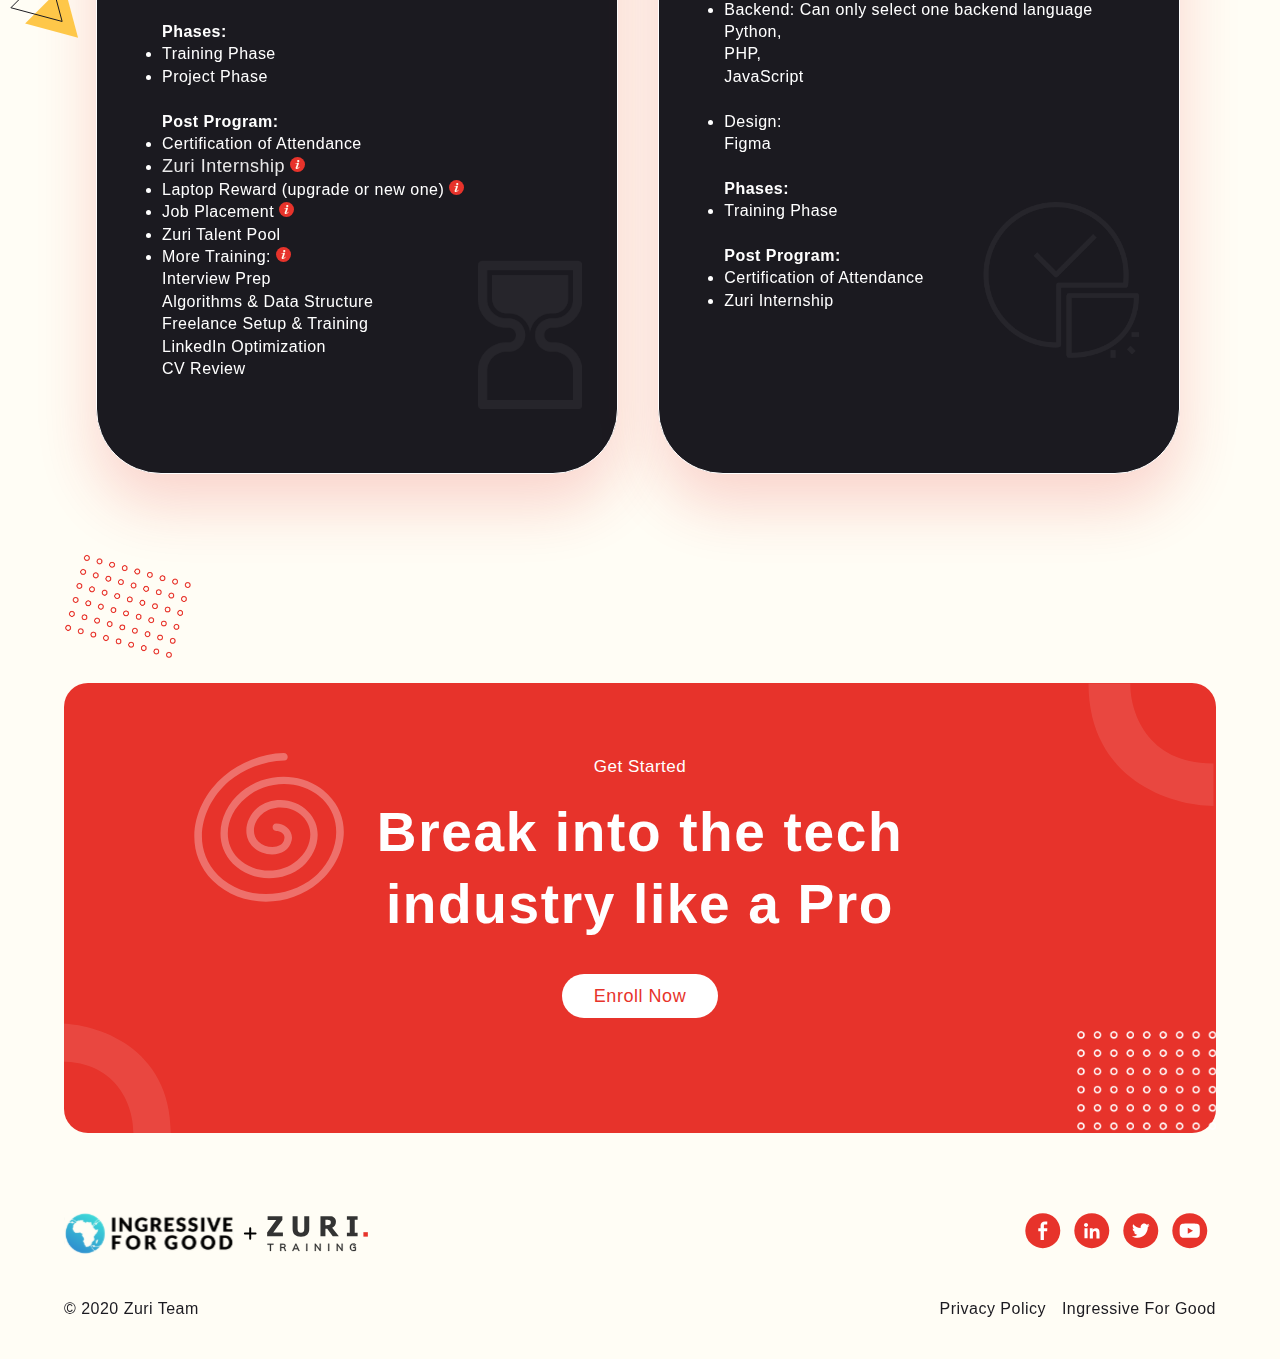
<file: Training/training.html>
<!DOCTYPE html>
<html lang="en">
  <head>
    <meta charset="UTF-8" />
    <meta http-equiv="X-UA-Compatible" content="IE=edge" />
    <meta name="viewport" content="width=device-width, initial-scale=1.0" />
    <link
      rel="icon"
      type="image/png"
      sizes="32x32"
      href="./images/favi-icon.png"
    />
    <title>Zuri | training</title>
    <link rel="stylesheet" href="style.css" />
  </head>
  <body>
    <!-- header state start -->
    <header>
      <!-- nav state start -->
      <nav>
        <!-- logo state start -->
        <div id="logo">
          <a href="#hero-page"
            ><img src="./images/logo (3).svg" alt="" width="310"
          /></a>
        </div>
        <!-- logo state end -->

        <!-- nav-links state start -->
        <div id="nav-links">
          <div id="page-links">
            <ul>
              <li><a href="#about-page">About</a></li>
              <li><a href="#whyUs-page">Why Us?</a></li>
              <li><a href="#stacks-page">Stacks Covered</a></li>
              <li><a href="#faqs">FAQs</a></li>
            </ul>
          </div>

          <!-- Enroll button state start -->
          <div id="Enroll-btn">
            <a href="#">
              <img
                src="./images/thumbs.png"
                id="nav-enroll-img"
                alt=""
                width="74"
            /></a>
            <a href="#" id="nav-enroll-link">Enroll Now</a>
          </div>
          <!-- Enroll button state end -->
        </div>
        <!-- nav-links state end -->
      </nav>
      <!-- nav state start -->
    </header>
    <!-- header state end -->

    <!-- main state start -->
    <main>
      <!-- container state start -->
      <div class="main-container">
        <div id="hero-page">
          <div id="lady1-image">
            <img src="./images/lady1.jpg" alt="" width="370" >
          </div>

          <div id="container">
            <p>And now your search has ended..</p>
            <p>
              Gain knowledge to help you scale through the tech industry for
              free.
            </p>

            <div id="line1">
              <img src="./images/line.svg" alt="" width="150" />
            </div>

            <p>
              A basic introduction to software development and product design
              aimed at complete beginners, which anyone can join
            </p>

            <div id="btn">
              <a href="">Enroll Now</a>
            </div>

            <div id="line2">
              <img src="./images/section1wire.svg" alt="" width="85">
            </div>

            <img src="./images/maleface.svg" alt="" class="line3" width="55" >
          </div>

          <div id="male1-image">
            <img src="./images/male1.png" alt="" width="330" >
          </div>
        </div>

        <div class="empty-div"></div>

        <div id="about-page">
          <div id="left-details">
            <p>
              INGRESSIVE FOR GOOD WAS LAUNCHED IN JULY 2020 WITH NO DOLLAR IN
              DONATION...
            </p>
          </div>

          <div id="centre-details">
            <img src="./images/ingresive.png" alt="" >
          </div>

          <div id="right-details">
            <p>
              to help increase the earning power of African youths by providing
              them with tech skills, community, tools, resources, and jobs...
              <a href="">Read More</a>
            </p>
          </div>
        </div>

        <div class="empty-div"></div>

        <div id="whyUs-page">
          <div id="whyUs-container">
              <div id="left">
                <div id="line">
                  <img src="./images/section3wire.svg" alt="" width="15%">
                </div>
                <p>Why Zuri Training?</p>
                <p>
                  Here at Zuri, you gain access to enough knowledge to introduce
                  and aid your success in the tech industry.
                </p>
              </div>

              <div id="right">
                <div id="star">
                  <img src="./images/Star.png" alt="" width="65%">
                </div>
              </div>
          </div>
        </div>

        <div id="Program-details">
          <div class="main-card">
            <div class="card" id="remote">
              <img src="./images/curve1.png" alt="" >
              <p>01</p>
              <p>Fully <br> Remote</p>
              <p> 100% online classes available to anyone in the world.</p>
            </div>
            <div class="card" id="experience">
              <img src="./images/curve.svg" alt="" >
              <p>02</p>
              <p>Hands-on Experience</p>
              <p>We don't just teach you theory, we show you how to build things.</p>
            </div>
            <div class="card" id="collab-learning">
              <img src="./images/curve3.svg" alt="" >
              <p>03</p>
              <p>Collaborative Learning</p>
              <p>We connect you with like minds to grow together.</p>
            </div>
            <div class="card" id="project">
              <img src="./images/curve4.svg" alt="" >
              <p>04</p>
              <p>Real-life Projects</p>
              <p>We give CV worthy projects to help you hit the ground running.</p>
            </div>
            <div class="card" id="friendly">
              <img src="./images/curve5.svg" alt="" >
              <p>05</p>
              <p>Beginner Friendly</p>
              <p>We provide step-by-step procedures on how to get things done.</p>
            </div>
            <div class="card" id="mentorship">
              <img src="./images/curve6.svg" alt="" >
              <p>06</p>
              <p>In-program Mentorship</p>
              <p>During and after the program you have access to experience seniors.</p>
            </div>
          </div>
        </div>

        <div id="enrol-details">
          <div class="enrol-section">
            <div class="enrol-container" id="detail1">
              <div id="enrol-text">
                <div id="enrol-wire">
                  <img src="./images/section5wire.svg" alt=""  width="24%">
                </div>
                <p>We will help you get started</p>
                <p>High quality training with hands-on practice</p>
                <p>We give you weekly tasks, ranging from easy to complex, as you progress from stage to stage; making it to the final stage means you are now ready to continue learning and growing independently.</p>
                <div id="section5-btn">
                  <a href="">Enroll Now</a>
                </div>
              </div>

              <div class="enrol-buttons">
                <div class="enrol-button" id="first-btn" >
                  <button>
                    <img src="./images/hand.svg" alt="" width="24%">
                    <p>Teamwork</p>
                  </button>
                </div>
                <div class="enrol-button" id="second-btn">
                  <button>
                    <img src="./images/mentor.svg" alt="" width="24%">
                    <p>Mentorship</p>
                  </button>
                </div>
                <div class="enrol-button" id="third-btn">
                  <button>
                    <img src="./images/practice.svg" alt="" width="24%">
                    <p>Practice</p>
                  </button>
                </div>
                <div class="enrol-button" id="fourth-btn">
                  <button>
                    <img src="./images/games.svg" alt="" width="24%">
                    <p>Fun & Games</p>
                  </button>
                </div>
              </div>
              
            </div>
  
            <div class="enrol-container2" id="detail2">
              <div id="enrol-image">
                <img src="./images/section5-image (1).png" alt="" width="100%" >
              </div>
            </div>
          </div>

          <div id="enrol-circle">
            <img src="./images/dotsection5.svg" alt="" width="15%">
          </div>
        </div>

        <div id="stacks-page">
          <div class="stack-container">
            <div id="stack-text">
              <p>Scope Of Program</p>
              <p>
                Here is the list of areas that will be explored in the training.
              </p>
            </div>
            <div id="stack-line">
              <img src="./images/section6.svg" alt="" width="12%">
            </div>
          </div>
          <div class="stack-card">
            <div class="frontend-card">
              <h5>Frontend Development</h5>
              <div class="card-label">
                <img src="./images/html.svg" alt="" width="35px" >

                <img src="./images/css-3 logo.svg" alt="" width="35px" >

                <img src="./images/javascript logo.svg" alt=""  width="35px">
              </div>
              <p>
                This track deals with the aspect of your application that the
                users interact with. A front-end developer will be able to
                correctly interpret a given design to the user interface.
              </p>
            </div>
            <div class="backend-card">
              <h5>Backend Development</h5>
              <div class="card-label">
                <img src="./images/php2 logo.svg" alt="" width="60px">

                <img src="./images/python-4 logo.svg" alt="" width="50px">

                <img src="./images/javascript logo.svg" alt="" width="35px">
              </div>
              <p>
                This track deals with the aspect of the application the user
                does not directly interact with. It allows the frontend function
                either by running some back-end code or connecting to the
                database.
              </p>
            </div>
            <div class="design-card">
              <h5>Product Design</h5>
              <div class="card-label">
                <img src="./images/adobe-xd logo.svg" alt="" width="50px">
                <img src="./images/Figma logo.svg" alt="" width="95px">
              </div>
              <p>
                This track deals with creating a graphic plan for an
                application. You will learn to convert project documentation
                into viewable and understandable graphic design for the
                developers to work with.
              </p>
            </div>
            <div class="devops-card">
              <h5>DevOPS</h5>
              <div class="card-label">
                <img src="./images/Ubuntu logo.svg" alt="" width="100px">
                <img src="./images/Bash logo.svg" alt="" width="75px">
                <img src="./images/aws logo.svg" alt="" width="60px">
              </div>
              <p>
                The DevOps track is an extension of the backend track. It
                involves tools that’ll allow the participant to deploy solutions
                for public use.
              </p>
            </div>
            <div class="fullstack-card">
              <h5>Fullstack Development</h5>
              <div class="card-label">
                <img src="./images/html.svg" alt="" width="35px" >
                <img src="./images/css-3 logo.svg" alt="" width="35px">
                <img src="./images/javascript logo.svg" alt="" width="35px" >
                <img src="./images/python-4 logo.svg" alt="" width="50px" >
              </div>
              <p>
                A combination of frontend, backend, and DevOps. This track will
                only be available to participants who have the time to dedicate
                to the training.
              </p>
            </div>
            <div class="frameworks-card">
              <h5>Frameworks</h5>
              <div class="card-label">
                <img src="./images/Laravel logo.svg" alt="" width="60px">
                <img src="./images/React logo.svg" alt="" width="75px">
                <img src="./images/Django logo.svg" alt="" width="75px">
              </div>
              <p>
                During the program we will be exploring several useful
                frameworks to give you an edge in the industry and help you
                develop complex applications much faster.
              </p>
            </div>
          </div>

          <div id="stack-btn">
            <a href="">Enroll Now</a>
          </div>
        </div>

        <div class="empty-div"></div>

        <div id="faqs">
          <div class="faqs-line">
            <img src="./images/section7wire.svg" alt="" width="13%">
          </div>
          <div id="faqs-text">
            <p>Got Questions?</p>
            <p>Frequently Ask Questions</p>
          </div>

          <div id="faq-box">
            <div class="faq-content">
              <div class="content-header">
                Would I have to pay to enroll for the training?
              </div>
              <div class="content">
                <p>No, the program is completely free thanks to Ingressive For Good</p>
              </div>
            </div>
            <div class="faq-content">
              <div class="content-header">
                What are the things I would need to participate?
              </div>
              <div class="content">
                <p>You'll need a laptop, internet connection and the willingness to learn through collaboration and mentorship.</p>
              </div>
            </div>
            <div class="faq-content">
              <div class="content-header">
                What happens if i join and I’m not active?
              </div>
              <div class="content">
                <p>
                  Participants who join the program and stop engaging will be given the chance to catch up. You'll also be assigned a 'study-mate' and mentor to help you. However, there is the possibility of not being promoted to the next stage if you remain inactive for too long</p>
              </div>
            </div>
            <div class="faq-content">
              <div class="content-header">
                Can I switch from the part-time track to full-time and vice versa?
              </div>
              <div class="content">
                <p>Unfortunately, no, you cannot switch from part-time to full-time and vice-versa</p>
              </div>
            </div>
            <div class="faq-content">
              <div class="content-header">
                Will I get paid?
              </div>
              <div class="content">
                <p>We reward some participants who complete tasks early, however, this is not a weekly reward. All the work that will be done during the program are hypothetical</p>
              </div>
            </div>
          </div>
          <div id="faqs-link">
            <p>Still got questions</p>
            <a href=""><img src="./images/twitter.svg" alt=""> <p>Tweet them at us</p> </a>
          </div>
        </div>

        <div class="empty-div"></div>

        <div id="Course-structure">
          <div class="structure-line">
            <img src="./images/section7wire.svg" alt="" width="13%">
          </div>

          <div id="structure-star">
            <img src="./images/Star1.svg" alt="" width="12%">
          </div>

          <div id="structure-text">
            <p>Structure</p>
            <p> Program Structure</p>
            <p>There are 2 broad paths in this program based on your availability.</p>
            </div>

          <div id="structure-card">
            <div id="move">
              <img src="./images/move.svg" alt="">
            </div>
            <div class="Course-card" id="fulltime">
              <p class="heading">Full-time</p>
              <p> Requires at least 25 hours weekly on program content.</p>  
              <p class="sub-heading">Available Tracks:</p> 
              <ul>
                <li> Full Stack: Backend (Python, JavaScript), Frontend (HTML, CSS, JavaScript) & DevOps</li>
                <li> Design: Figma, Adobe XD</li> <br>
              </ul>
              
              <p class="sub-heading"> Phases:</p> 
              <ul>
                <li>Training Phase</li>
                <li>Project Phase</li>
              </ul> <br>
              
              <p class="sub-heading"> Post Program:</p>
              <ul> 
                <li>Certification of Attendance</li>
                <li><a href="" target="_blank" style="color: #fff!important;">Zuri Internship</a> <img src="./images/clarity.svg"  alt="" width="15px" style="cursor:pointer ;"></li>
                <li>Laptop Reward (upgrade or new one) <img src="./images/clarity.svg"  alt="" width="15px" style="cursor:pointer ;"> </li>
                <li>Job Placement <img src="./images/clarity.svg"  alt="" width="15px" style="cursor:pointer ;"></li>
                <li>Zuri Talent Pool</li>
                <li>More Training:  <img src="./images/clarity.svg"  alt="" width="15px" style="cursor:pointer ;"></li>
              </ul>
              <ul style="list-style-type: none;">
                <li>Interview Prep</li>
                <li> Algorithms & Data Structure</li>
                <li>Freelance Setup & Training</li>
                <li>  LinkedIn Optimization </li>              
                <li> CV Review</li>
              </ul>
                <img src="./images/hour.png" alt="" class="hour">
            </div>
            <div class="Course-card" id="part-time">
              <p class="heading">Part-time</p>
              <p>Requires at least 11 hours weekly on program content.</p>
              <p class="sub-heading">Available Tracks:</p>
              <ul>
                <li>Frontend: <br> HTML, CSS, JavaScript </li> <br>
                <li> Backend: Can only select one backend language <br> Python, <br> PHP, <br> JavaScript</li> <br>
                <li>Design: <br> Figma</li> <br>
              </ul>
              <p class="sub-heading">Phases:</p>
              <ul>
                <li>Training Phase</li> <br>
              </ul>
              <p class="sub-heading">Post Program:</p>
              <ul>
                <li>Certification of Attendance</li>
                <li>Zuri Internship</li>
              </ul>
              <img src="./images/time.png" alt="" class="time">
            </div>
          </div>
        </div>

        <div id="enroll-page">
          <div id="circle">
            <img src="./images/circle.png" alt="" width="11%">
          </div>

          <div id="enroll-container">
            <div id="round">
              <img src="./images/round.svg" alt="" width="13%">
            </div>
            <div id="bend">
              <img src="./images/bend1.svg" alt="" width="11%">
            </div>

            <div id="enroll-content">
              <div id="enroll-box">
                <p>Get Started</p>
                <p>Break into the tech industry like a Pro</p>
              </div>

              <div id="box-enroll-btn">
                <a href="">Enroll Now</a>
              </div>

              <div id="curve-round">
                <div id="curve-left">
                  <img src="./images/curve2.svg" alt="" width="62%">
                </div>
                <div id="round-right">
                  <img src="./images/mains.png" alt="" width="11%">
              </div>
              </div>
            </div>
          </div>
        </div>
      </div>
      <!-- container state end -->
    </main>
    <!-- main state end -->

    <!-- footer state start -->
    <footer>
      <!-- contact-info state start -->
      <div id="contact-info">
        <div class="contact-links">
          <img src="./images/logo (3).svg" alt="" />
        </div>

        <div id="social-links">
          <img src="./images/facebook (1).svg" alt="">
          <img src="./images/linkd.svg" alt="" >
          <img src="./images/twitter.svg" alt="" >
          <img src="./images/youtube.svg" alt="" >
        </div>
      </div>
      <!-- contact-info state end -->

      <!-- copyright-policy state start -->
      <div id="copyright-policy">
        <div id="copyright">
          <p>© 2020 Zuri Team</p>
        </div>

        <div id="policy">
          <p>Privacy Policy</p>
          <p>Ingressive For Good</p>
        </div>
      </div>
      <!-- copyright-policy state end -->
    </footer>
    <!-- footer state end -->

    <script>
      const accordion = document.getElementsByClassName('faq-content');

      for (let i = 0; i < accordion.length; i++) {
        accordion[i].addEventListener('click', function () {
        this.classList.toggle('active')    
      
        })
      }
    </script>
  </body>
</html>
</file>
<file: Zuri/style.css>
@font-face {
  font-family: Averta;
  src: url(https://res.cloudinary.com/dafsch2zs/raw/upload/v1596618987/Zuri%20Landing/AvertaDemoPECuttedDemo-Regular_dghpn7.otf);
}

* {
  padding: 0;
  margin: 0;
  box-sizing: border-box;
  font-family: Averta, sans-serif;
  overflow-x: hidden;
}
body{
  
}

.main-container {
  display: flex;
  flex-direction: column;
  text-align: center;
  align-items: center;
  background-image: url(./images/hero-bg.svg);
  background-position: center;
  background-size: cover;
  height: 860px;
  text-align: center;
  
}
#logo-image {
  margin: 73px 0 65px 0;
}
#text-container h1 {
  padding: 12px 0 39px 0;
  color: #514949;
  font-size: 32px;
  font-weight: 800;
}
#text-container p {
  font-size: 16px;
  text-align: center;
  line-height: 25px;
  color: #514949;
  margin-bottom: 90px;
  /* width: 670px; */
  max-width: 670px;
  font-weight: 500;
}
#text-container p span {
  color: #e7332b;
}
#links {
  display: flex;
  justify-content: center;
}
#links a {
  border: 1px solid #e7332b;
  text-decoration: none;
  padding: 12px 30px;
  font-size: 16px;
  outline: none;
}
#links #training {
  margin-right: 16px;
  background-color: #e7332b;
  color: #fff;
}
#links #training:hover {
  background-color: #fff;
  color: #e7332b;
  cursor: pointer;
}
#links #talent {
  margin-left: 13px;
  background-color: #fff;
  color: #e7332b;
}
#links #talent:hover {
  background-color: #e7332b;
  color: #fff;
  cursor: pointer;
}
.programs-container {
  width: 100%;
  display: flex;
  flex-direction: column;
  justify-content: center;
  align-items: center;
  text-align: center;
  margin: auto;
  
}
#program-text-container h3 {
  font-size: 16px;
  color: #e7332b;
  font-weight: 400;
  margin-top: 140px;
  line-height: 40px;
}
#program-text-container p {
  text-align: center;
  margin-bottom: 70px;
  font-size: 26px;
  color: #514949;
  line-height: 44px;
}

#programs-card {
  display: flex;
  justify-content: center;
  align-items: center;
  text-align: left;
  margin-left:3em;
  margin-right: 3em;
}
/* .card {
  max-width: 50%;
} */
.card img {
  margin-bottom: 50px;
}
.card p {
  line-height: 24px;
  color: #514949;
  margin-bottom: 30px;
  font-size: 16px;
}
a {
  color: #e7332b;
  text-decoration: none;
}
#training-bg {
  z-index: -1;
  position: absolute;
  padding: 20px;
  left: -170px;
  top: 1073px;
  margin: 30px;
}
#training-card {
  background-color: #fffafa;
  position: relative;
  margin-left: 20px !important;
  padding: 60px 50px 80px 40px;
  margin: 0 20px 0;
}
#internship-card {
  background-color: #fffafa;
  padding: 60px 50px 80px 40px;
  margin: 0 13px;
}
#talent-bg {
  position: absolute;
  z-index: -1;
  top: 1118px;
  right: -75px;
}
#talent-card {
  background-color: #fffafa;
  position: relative;
  padding: 60px 50px 80px 40px;
  margin: 0 20px;
}
footer {
  padding: 100px 30px 30px 30px;
  margin: auto;
}
#contact-info {
  display: flex;
  justify-content: space-between;
  padding: 0 45px;
  margin-bottom: 80px;
  margin-top: 150px;
}
.contact-links {
  display: flex;
  flex-direction: column;
  font-size: 14px;
}
.contact-links h3 {
  color: #514949;
  padding-bottom: 10px;
  font-size: 16px;
}
.contact-links a {
  font-size: 16px;
}
.contact-links p {
  text-align: left;
  width: 15rem;
  color: #514949;
}
.link-position {
  padding-top: 20px;
}
#email-link{
  font-size: 14px;
}
#social-links {
  display: flex;
  justify-content: flex-start;
}
#social-links img {
  padding: 0 8px 4px 0;
}
#empty-div {
  border-top: 2px solid #514949;
  opacity: 0.2;
  margin:0 2.5em;
}
#copyright h3 {
  text-align: center;
  font-size: 16px;
  margin-top: 32px;
  color: #514949;
  padding-bottom: 100px;
}
@media (max-width:1000px) {
  /* *{
    overflow-x: visible;
  } */

  #programs-card {
    display: flex;
    flex-direction: column;
  }
  #training-bg {
    display: none;
  }
  #talent-bg {
   display: none;
  }
  #training-card {
    margin:0 30px 40px 30px !important;
    
  }
  #internship-card {
    margin:0 30px 0 30px !important;
    
  }
  #talent-card{
    margin: 40px 30px !important;
  }
  #contact-info {
    padding: 0;
  }
  #empty-div {
    margin:0 0.5em;
  }
  footer {
    padding: 100px 20px 30px 20px;
  }
}

@media (max-width:770px) {
  .main-container {
    height: auto;
    text-align: center;
    
  }
  #logo-image {
    margin: 120px 0 78px 0;
  }
  #text-container h1 {
    font-size: 28px;
  }
  #links #training {
    margin-right: 0;
    margin-bottom: 24px;
  }
  #links #talent {
    margin-left: 0;
    margin-bottom: 60px;
  }
  #contact-info {
    flex-direction: column;
    text-align: center;
    justify-content: center;
    align-items: center;
    margin-top: 125px;
  }
  .contact-links p {
    text-align: center ;
  }
  .contact-links{
    padding-top: 30px;
  }
  #social-links {
    justify-content:center;
    align-items: center;
  }
  #links {
    flex-direction: column;
    align-items: center;
    text-align: center;
  }
  .contact-links h3 {
    color: #514949;
    padding-bottom: 10px;
    font-size: 24px;
  }
  .contact-links a {
    font-size: 16px;
  }
  #footer-logo{
    width: 150px;
  }
}
</file>
<file: Talent/style.css>
@import url('https://fonts.cdnfonts.com/css/graphik');

*{
    padding: 0;
    margin: 0;
    box-sizing: border-box;
    font-family: Graphik;
}
nav{
    display: flex;
    justify-content: space-between;
    align-items: center;
    position: fixed;
    width: 100%;
    z-index: 1000;
    padding: 20px 0 30px 6rem;
    font-size: 16px;
    background-color: #fff;
   
}
#nav-links{
    display: flex;
    align-items: center;
    /* margin-right:100px ; */
    

}
ul{
    display: flex;
    justify-content: space-around;
    padding-right: 60px;
}
ul li {
    list-style-type: none;
    padding-right: 60px;
}
a{
    text-decoration: none;
}
#home-link, #impact-link, #why-link{
    color: #161617;
}
#hire-link{
    background-color: #e7332b;
    border-radius: 0 0 8px 0;
    color: #fff;
    font-style: normal;
    font-weight: 400;
    line-height: 19px;
    padding:13px 37px;
}
main{
    overflow-x:hidden;
}
#home{
    display: flex;
    justify-content:space-between;
    /* align-items: center; */
    padding: 225px 100px 0 100px;
   
}
#hero-content p:first-child{
    font-size:40px;
    color: #161617;
    font-weight: 600;
    line-height: 49px;
}
.line1{
    margin-left: 428px;
    margin-top: -23px;
}
#hero-content p:nth-child(3){
    color: #787878;
    font-size: 18px;
    font-weight: 400;
    max-width: 440px;
    margin-top: 20px;
    text-align: justify;
    line-height: 1.2;
    letter-spacing: 1px;
}
.btn{
    margin-top: 40px;
}
.btn .hire-link{
    background-color: #e7332b;
    border-radius: 0 0 8px 0;
    color: #fff;
    font-style: normal;
    font-weight: 400;
    line-height: 19px;
    padding:13px 52px;
    margin-right: 10px;
}
.btn .talent-link{
    background-color: #585858;
    border-radius: 0 0 8px 0;
    color: #fff;
    font-style: normal;
    font-weight: 400;
    line-height: 19px;
    padding:13px 51px;
}
#hero-content{
    margin-top: 110px;
}

.line2{
     position: absolute; 
    margin-left: 350px;
    margin-top: -200px;
    mix-blend-mode: soft-light;
}
#hero-image{
    position: relative;
}


#Impact{
   
     margin-top: 220px;
}
.section1{
    display: flex;
    justify-content: space-between;
    background-image: url(./images/bgsection2.063bd869082548bafa74.png);
    background-repeat: no-repeat;
    background-size: cover;
}
#section1-content{
    padding: 150px 105px;
    line-height:2;
    
}
#section1-content p:first-child{
    font-size:40px;
    color: #161617;
    font-style: normal;
    font-weight: 600;
    line-height: 49px;
}
#section1-content p:nth-child(2){
    font-size:18px;
    color: #161617;
    font-weight: 600;

}
#section1-content p:nth-child(3){
    color: #787878;
    font-size: 18px;
    font-weight: 400;
}

p span{
    color:#e7332b;
}
#section1-image{
    padding: 90px;
}
#country-details{
    display:flex;
    align-items: center;
   
}
.country-image{
    background-color: #fff;
    margin: 10px;
    border-radius: 5px;
}
#ger-image{
    padding: 15px 13px 0 13px;
}
#eng-image{
    padding: 15px 13px 0 13px;
}
#ind-image{
    padding: 10px 14px 0 14px;
}
#nig-image{
    padding: 10px 13px 0 13px;
}
#usa-image{
    padding: 9px 15px 0 15px;
}
.section2{
   width: 90%;
   padding: 100px 0 100px 0;
   margin: auto;
}
.skills-header p{
    color: #161617;
    font-size: 40px;
    font-style: normal;
    font-weight: 600;
    line-height:1.2 ;
    width: 40%;
}
#skills-container{
    position: relative;
}

.skill-line{
    position: absolute;
    margin-top: -167px;
    margin-left: 900px;
    z-index: -1;
}

.skill-tags{
    display: flex;
    margin-top: 30px;
    margin-bottom: 40px;
    min-width: 200px;
    height:100%;

}
.skill-tag{
    font-size: 18px;
    font-weight: 400;
    margin-right: 25px;
    width: 100%;
    max-width: 22%;
}
.skill-tag:hover{
    transform: translateY(-15px);
    transition:0.5s;
}
.skill-tag p{
    display: flex;
    justify-content: center;
    text-align: center;
    align-items: center;
    background: #fff;
    border-radius: 8px;
    box-shadow: 0 8px 30px hsla(0,0%,48%,.16);
    color: #787878;
    line-height: 40px;
    padding: 5px;
    height: 100%;

}
#talent0{
    width: 100%;
    max-width:12%;
}
#talent1{
    width: 100%;
    max-width: 13%;
}
#talent2{
    width: 100%;
    max-width: 21%;
}
#talent3{
    width: 100%;
    max-width: 17%;
}
#talent4{
    width: 25%;
    max-width:12%;
}
#talent5{
    width: 100%;
    max-width: 22%;
}
.talent p{
    display: flex;
    justify-content: center;
    text-align: center;
    align-items: center;
    background: #fff;
    border-radius: 8px;
    box-shadow: 0 8px 30px hsla(0,0%,48%,.16);
    color: #787878;
    line-height: 40px;
    margin-right: 15px;
    padding: 5px;
    font-size: 18px;
    font-weight: 400;
    height: 100%;
}
.talent:hover{
    transform: translateY(-15px);
    transition:0.5s; 
}
#whyUs{
    background-color: rgb(255, 248, 229);
    padding-bottom: 80px;
    width: 100% ;
}
.section3{
    display: flex;
    flex-direction: column;
    justify-content:center;
    align-items: center;
    margin: auto;
    width: 100%;
    
}
#section3-header{
    color: #161617;
    font-size: 40px;
    font-style: normal;
    font-weight: 600;
    line-height:1.2 ;
    width: 40%;
    margin: auto;
    padding:100px 0 70px 0 ;
    text-align: center;
}
.section3-card{
    display: flex;
    flex-flow: row wrap;
    justify-content: center;
    align-items: center;
    width: 90%;
    
    
}
.card-content{
    align-items: center;
    background-color: #fff;
    border-radius: 0 0 16px 0;
    color: #787878;
    display: flex;
    flex-direction: column;
    justify-content: center;
    padding: 50px;
    text-align: center;
    width: 100%;

}
.card-content:hover{
    background-color:#161617;
    color: #fff;
}
.card{
    max-width: 33%;
    margin: 10px 15px 30px 0;

}
#first-card{
    padding: 62px 50px;

}
#third-card, #fourth-card, #fifth-card{
    padding: 73px 50px;
    z-index: 100;
    position: relative;
}
#fifth-card{
    padding: 73px 50px;
}
.card-content p{
    max-width: 280px;
    padding-top: 15px;
    font-size:17px;
    font-weight:400;
    font-style: normal;
    line-height:1.5;
    letter-spacing: 0.009em
}
#first{
    position: relative;

    
}
.card-rope{
    position: absolute;
    left: -100px;
  
}


footer{
    background-color: rgb(22, 22, 23);
    padding-top: 78px
    
}
.footer-links{
   padding: 0 4em 0 4em ;
}
.logo-links{
    display: flex;
    justify-content: space-between;
    padding-bottom: 40px;
    
}
#social-links a{
   padding-right: 10px;
}
#social-links #youtube-link{
    padding: 0 !important;
}
.copyright{
    display: flex;
    justify-content: space-between;
    color: #fff!important;
    font-size: 16px;
    padding-bottom: 20px;
}
.copyright a{
    text-decoration: none;
    color: #fff!important;
}

@media (max-width:1115px) {
    #home{
        flex-direction: column;
        justify-content: center;  
        align-items: center;
        padding: 110px 100px 0 100px;
        text-align: center;
       
    } 
    #hero-content p:nth-child(3){
        color: #787878;
        font-size: 18px;
        font-weight: 400;
        max-width: 645px;
        margin-top: 17px;
        text-align: center;
        line-height: 1.2;
        letter-spacing: 0.7px;
       
    }
    .hero-img{
        width: 74%;
        margin-top: 60px;
    } 
    .line-img{
        width: 287px;
    }
   
    .line2{ 
       margin-left:710px;
       margin-top: -270px;
   }
   #Impact{
   
    margin-top: 100px;
    }
   .section1{
    display: flex;
    justify-content: space-between;
   }
   
   #section1-content{
    max-width: 50%;
    padding: 150px 0 150px 85px ;
    line-height:2;
    }
    .country-image{
        margin: 8px;
    }
    #ger-image img{
        width:36px;
    }
    
    #eng-image img{
        width:33px;
    }

    #ind-image img{
        width:31px;
    }
    
    #nig-image img{
        width:33px;
    }
    
    #usa-image img{
        width:28px;
    }
   
   #section1-image{
    padding: 130px 0 123px 30px;
    
    }
    #section1-image{
        width:50%;
    }
    #section1-image img{
        width:80%;
    }
   .skill-line{
    display: none;
   }
   #section1-content p:first-child{
    margin-top:70px;
    font-size:30px;
    line-height: 1.2;
    }
    .skills-header p{
        font-size:30px;
    }
    #skills-container{
        height: 100%;
    }
    .card{
        margin: 10px 15px 30px 0;
        width:47%;
        max-width: 50%;
    
    }
    #fifth{
        width: 95%;
        max-width: 100%!important;
    }
    .card-content{
        background-color: #fff;
        height: 300px;
        padding: 10px !important;
        width: 100%;
    }
    .card-content p{
       margin-left: 60px;
        margin-right: 60px;
        max-width: 305px;
        font-size:17px;
        line-height:1.5;
        letter-spacing: 0.009em;

    }
    #fifth-card{
        max-width:100%;
    }
    #fifth-card p{
        max-width: 100% !important;
    }
}
@media (max-width:900px) {
    nav{
        padding: 23px 0 30px 2rem;
       
    }
    ul{
        padding-right:20px;
      
    }
    ul li {
        list-style-type: none;
        padding-right:0;

    }
    #home-link, #impact-link, #why-link{
        display: none;
    }

    #hire-link{
        padding:13px 50px;
        letter-spacing:0.03em;
        height: auto;
    }   
    #hero-content p:nth-child(3){
        max-width: 500px;
        text-align: center
    }
    .line2 {
    display: none;
    }

    .section1{
        width: 100%;
        flex-direction: column;
        justify-content: center;
        align-items: center;
        text-align: center;

    }
    #section1-image img{
    width: 120%;
    text-align: center;
    justify-content:center;
    align-items: center;
    }
    #section1-image{
        margin-bottom:120px;
        padding: 0;

        
    }
    #section1-content{
        width: 100%;
        line-height:1.7;
        padding: 100px 0 50px 0;
            
    }
    #section1-content p:first-child{
        /* max-width: 700px; */
        line-height:1.7;
    }
    #section1-content p:nth-child(2){
        font-size:19px;
    
    }
    #country-details{
        display:flex;
        align-items: center;
        text-align: center;
        justify-content: center;
    }
    
    #ger-image img{
        width:48px;
    }
    
    #eng-image img{
        width:44px;
    }

    #ind-image img{
        width:41px;
    }
    
    #nig-image img{
        width:44px;
    }
    
    #usa-image img{
        width:39px;
    }
   
    
    .skills-header p{
        text-align: center;
        line-height:1.7 ;
        width: 60%;
        margin: auto;
    }
    .talent p{
        margin-right: 17px;
    }
    .skill-tags{
        flex-flow: row wrap;
    }
    .skill-tag{
        margin-top: 15px;
        max-width: 28%;

    }
    .talent{
        margin-top: 10px;
    }
    #talent0{
        width: 100%;
        max-width:31%;
    }
    #talent1{
        width: 100%;
        max-width: 31%;
    }
    #talent2{
        width: 100%;
        max-width: 31%;
    }
    #talent3{
        width: 100%;
        max-width: 31%;
    }
    #talent4{
        width: 50%;
        max-width:31%;
    }
    #talent5{
        width: 100%;
        max-width: 31%;
    }
    
    .footer-links{
        padding: 0 2em 0 2em ;
     }
}   
@media (max-width:600px) {
    #hire-link{
        padding:13px 30px;
    }   
    
    #home{
        padding: 40px 25px 0 25px;
        text-align: center;
       
    }

    #hero-content p:first-child{
        max-width: 90%;
    } 

    .line1{
        margin-left: 70px;
        margin-top: -23px;
    }

    #hero-content p:nth-child(3){
        font-size: 16px;
        margin: auto;
       
    }
    .hero-img{
        width: 100%;
    } 
    .btn .hire-link{
        padding:13px 30px;
    }
    .btn .talent-link{
        padding:13px 31px;
    }

    .section1{
        width: 100%;
        flex-direction: column;
        justify-content: center;
        align-items: center;
        text-align: left;

    }
    
    #section1-content{
        max-width: 90%;
    }

    #section1-image img{
        width: 150%;
        margin-right: 50px;
    }
    
    #ger-image img{
        width:40px;
    }
    
    #eng-image img{
        width:36px;
    }

    #ind-image img{
        width:33px;
    }
    
    #nig-image img{
        width:36px;
    }
    
    #usa-image img{
        width:31px;
    }
    .skill-tag{
        margin-top: 15px;
        font-size: 16px;
        max-width: 43%;

    }
    .skill-tag:nth-child(2), .skill-tag:nth-child(4){
        margin-right: 0;
    }
   
    .talent p{
       font-size: 16px;
    }
    #talent0{
        width: 100%;
        max-width:48%;
    }
    #talent1{
        width: 100%;
        max-width: 48%;
    }
    #talent2{
        width: 100%;
        max-width: 48%;
    }
    #talent3{
        width: 100%;
        max-width: 48%;
    }
    #talent4{
        width: 50%;
        max-width:48%;
    }
    #talent5{
        width: 100%;
        max-width: 48%;
    }

    .card{
        margin: 10px 15px 30px 0;
        width:100%;
        max-width: 100%;
    
    }
    #second-card{
        z-index: 1000px;
        position: relative;
    }

    .logo-links{
      flex-direction: column;
      text-align: center;
    }
    .logo-links #logo img{
        width: 150px;
        margin-bottom: 20px;
    }
    .copyright{
      flex-direction: column-reverse;
      text-align: center;
    }
    .copyright a{
        margin-bottom: 40px;
    }
}
@media (max-width:400px) {
    #hire-link{
        padding:13px 10px;
    }   
    
    .btn .hire-link{
        padding:13px 10px;
    }
    .btn .talent-link{
        padding:13px 11px;
    }

    #country-details{
        flex-flow: row wrap;
        align-items: flex-start;
        text-align:left;
        justify-content: left;
       
    }
}
</file>
<file: Training/style.css>
@import url('https://fonts.cdnfonts.com/css/graphik');

*{
    padding: 0;
    margin: 0;
    box-sizing: border-box;
    font-style: normal;
    letter-spacing: 0.03em;
    
}
body{
    background: rgb(255, 253, 245);
    font-family: graphik, sans-serif;
}

nav{
    background: rgb(255, 253, 245);
    display: flex;
    justify-content: space-between;
    align-items: center;
    padding: 25px 49px;
    position: fixed;
    width: 100%;
    z-index: 100;
    font-size: 18px;
    font-weight: normal;
}
#nav-links{
    display: flex;
    align-items: center;
    
}
#page-links ul{
    display: flex;
    justify-content: center;
    padding-right: 55px;
}
#page-links ul li {
    list-style-type: none;
    padding: 2px 47px 0 0;
}
ul li a {
    color: #5c5b5b;
    opacity: 0.9;
    font-size: 18px !important;
    font-style: normal !important;
    font-weight:400;
    letter-spacing: 0.03em;
}
a{
    text-decoration: none;
}
#Enroll-btn{
    display: flex;
    align-items: center;
}
#nav-enroll-link{
    position: initial;
    background: #e7332b;
    border-radius: 71px;
    color: #ffffff;
    padding: 12px 32px;
    letter-spacing: 0.03em;
    font-size: 18px;
    min-width: 60px;
}
#nav-enroll-img{
    background: #e7332b;
    position: absolute;
    border-radius: 50%;
    padding: 10px;
    margin-left: -46px;
    margin-top: -35px;
}


#hero-page{
    display: flex;    
    align-items: center;
    justify-content: center;
    padding-top: 200px ;
    width: 90%;
    margin: auto;
    margin-bottom: 60px;

}
#container{
    position: relative;
    margin: auto; 
    margin-left: -50px;
}

#container p:first-child{
    color:  #e7332b;
    text-align: center;
    opacity: 0.9;
    font-size: 18px;
   
}
#container p:nth-child(2){
    color: #1b1a20;
    font-size: 49px;
    font-weight: 600;
    line-height: 110%;
    padding-top: 10px;
    text-align: center;
    letter-spacing: 0.003em;
    width: 100%;
    margin: auto;
}
#container p:nth-child(4){
    color: #1b1a20;
    line-height: 130%;
    padding-top: 20px;
    width: 75%;
    margin: auto;
    text-align: center;
    font-size: 18px;
}
#lady1-image{
    margin-top: -24px;
}
#lady1-image img{
    mix-blend-mode: darken!important;    
}
#male1-image img{
    mix-blend-mode: darken!important;
}
#line1{
    display: flex;
    justify-content: right;
}
#line2{
    display: flex;
    justify-content: end;
    margin: auto;
    margin-top: 10px;
    margin-right: 160px;
}
.line3{
    position: absolute;
    left: 20px;
    top:350px;
}
#btn{
    text-align: center;
    margin-top: 50px;
}
#btn a{
    background: #e7332b;
    border-radius: 71px;
    color: #fff;
    padding: 13px 35px;
}
.empty-div{
    border-top: 1px solid rgba(0, 0, 0, 0.12);
    width:90% ;
    margin: auto;
}
#about-page{
    display: flex;
    align-items: center;
    width: 90%;
    margin: auto;

}
#left-details, #centre-details, #right-details{
    width: 33%;
}
#centre-details{
 display: flex;
 justify-content: center;
}
#left-details{
    color: #1b1a20;
    font-size: 24px;
    font-weight: 600;
    line-height: 130%;
}
#centre-details img{
 width: 60%;
}
#right-details{
        color: #1b1a20;
        font-size: 24px;
        font-weight: 400;
        line-height: 130%;
        text-align: right;
}

#whyUs-page{
    width: 90%;
    margin: auto;
    padding-top: 49px;

}
#whyUs-container{
    display: flex;
    flex-flow: row-wrap;
    align-items: center;
}
#left{
    width: 60%;
}
#left p:nth-child(2){
    font-size: 24px;
    color: #e7332b;
    font-weight: 400;
    line-height: 130%;
}
#left p:nth-child(3){
    font-size: 40px;
    color: #1b1a20;
    font-weight: 600;
    line-height: 130%;
}
#line{
    display: flex;
    justify-content: center;
}
#right #star{
    display: flex;
    justify-content:right ;
    align-items: center;
    margin-top: 90px;
}
#Program-details{
    width: 92%;
    margin: auto;
    padding-top: 70px;

}
.main-card{
    display: flex;
    flex-flow: row wrap;
    width: 100%;
    
}
.main-card .card{
    max-width: 31%;
    background: #fff;
    border-radius: 18px;
    box-shadow: 0 11px 22px rgb(231 51 43 / 10%);
    padding: 58px 48px 93px 50px;
    margin-left:20px ;
    margin-bottom: 25px;
    color: #1b1a20;
}
.main-card .card:hover{
    transform: translateY(-15px);
    transition:0.5s;
}
.main-card .card img{
    width:40%;
    display: flex;
    margin-top:-58px;
    margin-right: -49px;
    float: right;
}
#remote{
    background-color: #e7332b;
    color: #fff;
}
.card p:nth-child(2){
    font-size: 60px;
    line-height: 130%;
    font-weight: 700;
    letter-spacing: 0.009;
}
.card p:nth-child(3){
    font-size: 37px;
    padding: 36px 0;
    line-height: 130%;
    font-weight: 500;
    letter-spacing: 0.009;
}
.card p:nth-child(4){
    font-size: 18px;
    line-height: 130%;
    letter-spacing: 0.009;
}


#enrol-details{
    background-color: rgb(231, 51, 43)
}
.enrol-section{
    display: flex;
    width:90%;
    margin:80px auto; 
    padding-top: 40px;
}
#detail1{
    max-width: 41%;
    padding: 40px 0 0 24px;
}
#detail2{
     max-width:59%;
     padding: 40px 0 0 24px;
}
#enrol-wire{
    display: flex;
    justify-content: center;
    margin-left: 140px;
}
#enrol-text{
    color: #fff;
    line-height: 130%;
}
#enrol-text p:nth-child(2){
    font-size: 18px;
    font-weight: 400;
    line-height: 130%;
}
#enrol-text p:nth-child(3){
    font-size: 40px;
    font-weight: 700;
    line-height: 130%;
    letter-spacing: 0.00938em;
}
#enrol-text p:nth-child(4){
    width: 78%;
    padding-top: 40px;
    font-size: 18px;
    font-weight: 400;
    line-height: 130%;
    
}
#section5-btn a{
    background: #fff;
    border-radius: 71px;
    
    width:32%;
    
    padding: 12px 28px;
    color: #e7332b;
    box-shadow: rgb(0 0 0 / 20%) 0px 3px 1px -2px, rgb(0 0 0 / 14%) 0px 2px 2px 0px, rgb(0 0 0 / 12%) 0px;
    letter-spacing: 0.02857em;
}
#section5-btn{
    margin-top: 30px; 
    margin-bottom: 40px;
}

.enrol-buttons{
    display: flex;
    flex-flow: row wrap;
}
.enrol-button{
    margin: 0 20px 20px 0;
}
.enrol-buttons button{
    border: 2px solid #fff;
    min-width: 64px;
    padding-top: 11px;
    padding-bottom:11px;
    border-radius:71px;
    color: #fff; 
    display: flex;
    align-items: center;
    justify-content: left;
    letter-spacing: 0.02857em;
    background-color: transparent;
    font-size: 18px;
    font-weight: 400;
    line-height: 24px;
    width:100% ;
}
#first-btn p{
    padding-right: 40px;
}
#second-btn p{
    padding-right: 38px;
}
#third-btn p{
    padding-right: 57px;
}
#fourth-btn p{
    padding-right: 15px;
}
.enrol-button button img{
    margin: 0 10px;
}
#enrol-circle{
    margin-top: -100px;
}
#enrol-circle img{
    padding: 35px;
}




#stacks-page{
    margin:80px auto; 
    width: 95%; 
}

#stack-text p:first-child{
    color: #e7332b;
    font-size: 24px;
    font-weight: 400;
    line-height: 130%;
    font-family: Graphik!important;
}
#stack-text p:nth-child(2){
    color: #1b1a20;
    font-size: 40px;
    font-weight: 600;
    line-height: 130%;
    width:50%;
}
#stack-line{
    width: 100%;
    display: flex;
    justify-content: center;
}
.stack-card{
    display: flex;
    flex-flow: row wrap;
    width: 100%;
}

.frontend-card, .backend-card, .design-card, .devops-card, .fullstack-card, .frameworks-card{
    max-width: 31%;
    margin-left: 25px;
    margin-bottom: 20px;
    padding: 40px;
    background-color: #fff;
    border-radius: 40px;
    box-shadow: 0 11px 22px rgb(231 51 43 / 10%);
    height: auto;
}
.card-label{
    display: flex;
}
.card-label img{
    margin-right:10px;
}
.stack-card h5{
    color: #1b1a20;
    font-size: 18px;
    font-weight: 700;
    line-height: 130%;
    padding-bottom: 20px;
}
.stack-card p{
    line-height:130%;
    padding-top: 30px; 
}
#stack-btn{
    display: flex;
    justify-content: center;
    margin: 70px 0 80px 0;

}
#stack-btn a{
    color: #fff;
    background-color:#e7332b;
    border: none;
    padding: 13px 30px;
    border-radius:70px;
    letter-spacing: 0.09em;
}
#faqs{
    width: 90%;
    margin: auto;
    padding-top:50px;
}
.faqs-line{
    margin-left: 8rem;
    margin-top: 10px!important;
}
#faqs-text{
    text-align: center;
    margin-top: -50px;
}
#faqs-text p:first-child{
    font-family: Roboto, Helvetica, Arial, sans-serif;
    color:#e7332b;
    font-size: 24px;
    font-weight: 400;
    line-height: 130%;
}
#faqs-text p:nth-child(2){
    
    color: #1b1a20;
    font-size: 40px;
    font-weight: 700;
    line-height: 130%;
    padding-bottom: 100px;
}
#faq-box{
    width:90%;
    margin: auto;
}
.faq-content{
    position: relative;
    margin:0 20px;
    /* background-color: rgb(255, 253, 245) !important; */
    border: 1px solid rgba(71, 44, 111, 0.43);
    padding: 20px;
    
}
.faq-content .content-header{
    position: relative;
    cursor: pointer;
    padding-top: 10px;    
}
.content-header::before{
    content: "+";
    position: absolute;
    top: -10%;
    right: -5px;
    transform: rotate(0deg);
    transition:0.5s;
    font-size:2em;

}
.faq-content.active .content-header::before{
    transform: rotate(180deg);
    transition:0.5s;
}
.content{
    position: relative;
    overflow: hidden;
    transition:0.5s;
    height: 0;
    padding-top: 10px;
    font-size: 14px!important;
    font-family:'Times New Roman', Times, serif !important;
}
.faq-content.active .content{
    height:auto;
}
#faqs-link{
    text-align: center;
    display: flex;
    justify-content:center;
    align-items: center;
    padding: 70px 0 40px 0;
}
#faqs-link a {
    display: flex;
    align-items: center;
    justify-content: center;
    border-radius: 71px;
    padding: 5px 32px;
    background-color: #e7332b;
    
}
#faqs-link a p {
    color: #fff!important;
    margin: 0px;
    font-family: Roboto, Helvetica, Arial, sans-serif;
    font-weight: 400;
    font-size: 1rem;
    line-height: 1.5;
    padding: 0!important;
    letter-spacing: 0.009em;
}
#faqs-link p{
    padding-right: 10px;
    padding-bottom: 7px;
    color: #333;
    font-size: 18px;
    font-weight: 400;
    line-height: 130%;
}

#Course-structure{
    margin:70px auto; 
    width: 85%;
}

.structure-line{
    margin-left: 7rem;
}

#structure-star{
    display: flex;
    justify-content: flex-end;
    margin-top: -70px;
}
#enroll-page{
    margin:80px auto; 
    width: 90%;
}
#structure-text p:first-child{
    text-align: center;
    color: #e7332b;
    font-weight: 400;
    font-size: 24px;
    line-height: 1.5;
    letter-spacing: 0.009em; 
    font-family: Roboto, Helvetica, Arial, sans-serif;
}

#structure-text p:nth-child(2){
    text-align: center;
    color:#1b1a20;
    font-family: Graphik!important;
    font-weight: 600;
    font-size: 40px;
    line-height: 1.5;
    letter-spacing: 0.009em;
}
#structure-text p:nth-child(3){
    text-align: center;
    color:#333;
    font-weight: 400;
    font-size: 18px;
    padding-bottom: 60px;
    line-height: 1.5;
    letter-spacing: 0.009em;
}
#structure-card{
    display: flex;
    flex-flow: row wrap;
    width: 100%;
    position: relative;
}
#move{
    width: 10%;
    display: flex;
    left:-120px;
    position:absolute;
    margin-top:220px;
}
.Course-card{
    background-color: #1b1a20;
    border: 1px solid #fff;
    color: #fff;
    border-radius: 65px;
    box-shadow: 0 31px 60px rgba(231,51,43,.2);
    /* height: 740px; */
    line-height: 140%;
    
}
.heading{
    font-size: 35px;
    font-weight: 700;
    line-height: 130%;
    padding-bottom: 18px;
}
.Course-card p:nth-child(2){
    padding-bottom:18px ;
    width: 90%;
    font-size: 16px;
    font-weight:400;
}
.sub-heading{
    color: #fff;
    font-size: 18px!;
    font-weight: 900;
    line-height: 140%;
    width: 90%;
}
#fulltime{
    max-width: 48%;
    margin-right: 20px;
    padding: 64px 65px;
}
#part-time{
    margin-left: 20px;
    max-width: 48%;
    padding: 64px 65px;
}
::marker{
    font-weight: 800;
}
.time{
    width: 40%;
    display: flex;
    float: right;
    margin-right: -25px!important;
    margin-top: -110px;
}
.hour{
    width: 27%;
    display: flex;
    float: right;
    margin-right: -30px!important;
    margin-top: -120px;
}

#circle{
    display: flex;
    margin-bottom:25px;
}
#enroll-container{
    border-radius: 24px; 
    background-color: #e7332b;
    position: relative;
    text-align: center;
    
}
#enroll-content{
    line-height:4.5em;
    color: #fff!important;
    margin: auto;
    width: 50%;
}
#enroll-box p:first-child{
    font-size: 17px;
    font-weight: 400;
    padding-top: 54px; 
    line-height:3.5em;
    
    
}
#enroll-box p:nth-child(2){
    font-size: 55px;
    font-weight:600;

}
#box-enroll-btn a{
    background: #fff;
    border-radius: 70px;
    color: #e7332b;
    padding: 12px 32px;
    font-size: 18px;
    

}
#box-enroll-btn{
    margin-top: 20px;
}
#curve-round{
    display: flex;
    align-items: center;
    padding-top: 100px;
}
#curve-left{
    position: absolute;
    left:-40px;
    margin-top: -80px;
}
#round-right{
    position: absolute;
    right:0;
    margin-top:-105px;
    width: 110%;
    display: flex;
    justify-content:flex-end;
    
}
#round img{
    
    position: absolute;
    left: 130px;
    margin-top: 70px;

}
#bend img{
    position: absolute;
    right:0.1em;
}

footer{
    width: 90%;
    margin: auto;
    font-size: 16px !important;
    font-style: normal !important;
    font-weight:400 !important;
    color: #1b1a20;
}
#contact-info{
    display: flex;
    justify-content:space-between;
}
#social-links img{
    padding-right: 8px;
}
#copyright-policy{
    display: flex;
    justify-content: space-between;
    padding: 2.6rem 0 2.6rem 0  ;
}
#policy{
    display: flex;
}
#policy p:first-child{
    padding-right: 1rem;
}

@media (max-width:1116px) {

    #page-links ul li {
        list-style-type: none;
        padding: 2px 45px 0 0;
    }
    #logo img{
        width: 217px;
    }

    #hero-page{
        display: flex;    
       flex-direction: column;
       padding-top: 120px ;
    }


    #lady1-image{
        width:76%;
    }
    #lady1-image img{
        width:100%;
    }
    #male1-image img{
        display: none;
    }
    #container p:first-child{
        width:80% ;

    }

    #line1 img{
        width:33%;
    }
    #left-details{
        font-size: 18px;
    }
     #right-details{
    font-size: 18px;
    }
    #left p:nth-child(2){
        font-size: 20px;
    }
    #left p:nth-child(3){
        font-size: 30px;
    }
    .main-card .card{
        max-width: 47%;
    }
    .enrol-section{
        display: flex;
        flex-direction: column;
    }
    #detail1{
        max-width: 100%;
        padding: 40px 0 0 24px;
    }
    #detail2{
         max-width:100%;
    
    }
    #enrol-wire{
        display: flex;
        justify-content: flex-end;
        margin-right: 140px;
    }
    #enrol-text p:nth-child(3){
        font-size: 30px;
    }
    #enrol-text p:nth-child(4){
        width: 100%;
    }
    #stacks-page{
        width: 90%; 
    }
    #stack-text p:first-child{
        font-size: 20px;
    }
    #stack-text p:nth-child(2){
        font-size: 30px;
        width:100%;
    }
    .frontend-card, .backend-card, .design-card, .devops-card, .fullstack-card, .frameworks-card{
        max-width: 46%;
    }
    #move{
        display: none;
        left:0;
    }
    
    #Course-structure{
        margin:70px auto; 
        width: 90%;
    }
    #fulltime{
        max-width: 47%;
        margin-right: 20px;
        padding: 64px 65px;
    }
    #part-time{
        margin-left: 20px;
        max-width: 47%;
        padding: 64px 65px;
    }
    #structure-text p:first-child{
        font-size: 20px;
    }
    
    #structure-text p:nth-child(2){
        font-size: 30px;
    }
    #bend img{
        width: 13%;
    }
}

@media (max-width:1000px) {
    #page-links ul{
        display: none;
    }
}

@media (max-width:900px) {

    #container p:nth-child(2){
        color: #1b1a20;
        font-size: 37px;
        text-align: center;
        margin: auto;
        width: 90%;
    }

    #lady1-image{
        width:100%;
    }
    #about-page{
       flex-flow: column;
       margin-top: 20px;
       margin-bottom: 20px;
    }
    #left-details, #centre-details, #right-details{
        width: 100%;
    }
    #centre-details img{
        width: 30%;
    }
    #left-details{
        color: #1b1a20;
        font-size: 25px;
        text-align: center;
    }
    #whyUs-container{
       flex-direction: column;
    }
    #left{
        width: 100%;
    }

    .frontend-card, .backend-card, .design-card, .devops-card, .fullstack-card, .frameworks-card{
        max-width: 100%;
        margin-left: 0;
    }

    #container p:first-child {
        width: 100%;
    }
    
    .main-card{
        display: flex;
        flex-flow:column;
        width: 100%;
    }
    .main-card .card{
        max-width: 100%;
        margin-left:0 ;
    }   
    .stack-card p {
        padding-bottom: 40px;
    }
    #fulltime{
        max-width: 100%;
        margin-right: 0;
        margin-bottom: 20px;
    }
    #part-time{
        margin-left: 0;
        max-width: 100%;
        margin-top: 20px;
    }
    #round-right{
        margin-top:-90px;
        width: 170%;  
    }
    #faq-box{
        width:100%;
        margin: auto;
    }
}


@media (max-width:600px) {

    nav{
        background: rgb(255, 253, 245);
        display: flex;
        justify-content: space-between;
        align-items: center;
        padding: 20px 20px;
    }

    #logo img{
        width: 180px;
    }
    #nav-enroll-link{
        padding: 12px 20px;
    }
    #nav-enroll-img{
        padding: 10px;
        margin-top: -30px;
        margin-left: -44px;
        width: 63px;
    }
    #container{
        position: relative;
        margin: auto; 
        margin-left: 0;
    }

    #container p:nth-child(2){
        font-size: 28px;
        width: 100%;
    }
    #container p:nth-child(4){
        width: 100%;
        font-size: 16px;
    }
    #line1{
       margin-right: 2.2rem;
    }
    #line2{
        margin-right: 70px;
    }
    .line3{
        display: none;
    }
    #left-details{
        font-size: 20px;
    }
    #right-details{
        text-align: center;
    }
    #centre-details img{
        width: 50%;
    }
    #right #star{
        display: none;
    }
    #left p:nth-child(2){
        font-size: 18px;
    }
    #left p:nth-child(3){
        font-size: 24px
    }
    .card p:nth-child(2){
        font-size: 44px;
    }
    .card p:nth-child(3){
        font-size: 28px;
    }
    .enrol-section{
    width:100%;
    }
    .enrol-buttons{
        flex-flow: row wrap;
        
    }
    .enrol-buttons button{
        font-size: 13px;
    }
    .enrol-button{
        max-width:40%;
    }
    #first-btn p{
        padding-right:  70px;
    }
    #first-btn button img{
        width:22%;
    }
    #second-btn p{
        padding-right: 68px;
    }
    #second-btn button img{
        width:22%;
    }
    #third-btn p{
        padding-right: 77px;
    }
    #third-btn button img{
        width:22%;
    }
    #fourth-btn p{
        padding-right: 60px;
    }
    #fourth-btn button img{
        width:22%;
    }

    #stack-text p:first-child{
        font-size: 18px;
    }
    #stack-text p:nth-child(2){
        font-size: 23px;
        width:100%;
    }

    #faqs-text{
        margin-top: -10px;
    }
    .faqs-line{
    margin-left: 3rem;
    }
    .faqs-line img{
        width:23%;
    }
    #faqs-text p:first-child{
        font-size: 18px;
    }
    #faqs-text p:nth-child(2){
        font-size: 24px;
    }
    #faqs-link{
        text-align: center;
        display: flex;
        justify-content:center;
        flex-direction: column;
    }
    #faqs-link p{
        font-size: 16px;
    }

    #structure-text p:first-child{
        font-size: 18px;
    }
    
    #structure-text p:nth-child(2){
        font-size: 24px;
    }
    #structure-text p:nth-child(3){
        font-size: 16px;
    }


    #enroll-content{
        line-height:2.5em;
    }
    #enroll-box p:nth-child(2){
        font-size: 36px;
    }


    #contact-info{
       flex-direction: column;
       text-align: center;

    }
    .contact-links{
       padding-bottom: 10px;
    }

    #copyright-policy{
        display: flex;
        flex-direction:column-reverse;
        padding: 10px 0 40px 0;
        text-align: center;
    }
    #policy{
        flex-direction: column;
        padding-bottom:20px;
        line-height:4;
    }

}

@media (max-width:400px) {
    nav{
        padding: 20px 15px;
    }
    #logo img{
        width: 140px;
    }
    #nav-enroll-link{
        padding: 12px 18px;
    }
    #nav-enroll-img{
        padding: 9px;
        margin-left: -41px;
        width: 60px;
    }
    .enrol-section{
        width:100%;
        }
        .enrol-buttons{
            flex-flow: row wrap;
            
        }
        .enrol-button{
            max-width:38%;
        }
        .enrol-buttons button{
            font-size: 11px;
        }
        #first-btn p{
            padding-right: 50px;
        }
        #second-btn p{
            padding-right: 48px;
        }
        #third-btn p{
            padding-right: 57px;
        }
        #fourth-btn p{
            padding-right: 30px;
        }


        #enroll-content{
            width: 60%;
        }
        #enroll-box p:nth-child(2){
            font-size: 26px;
        
        }
    
   


}
</file>
